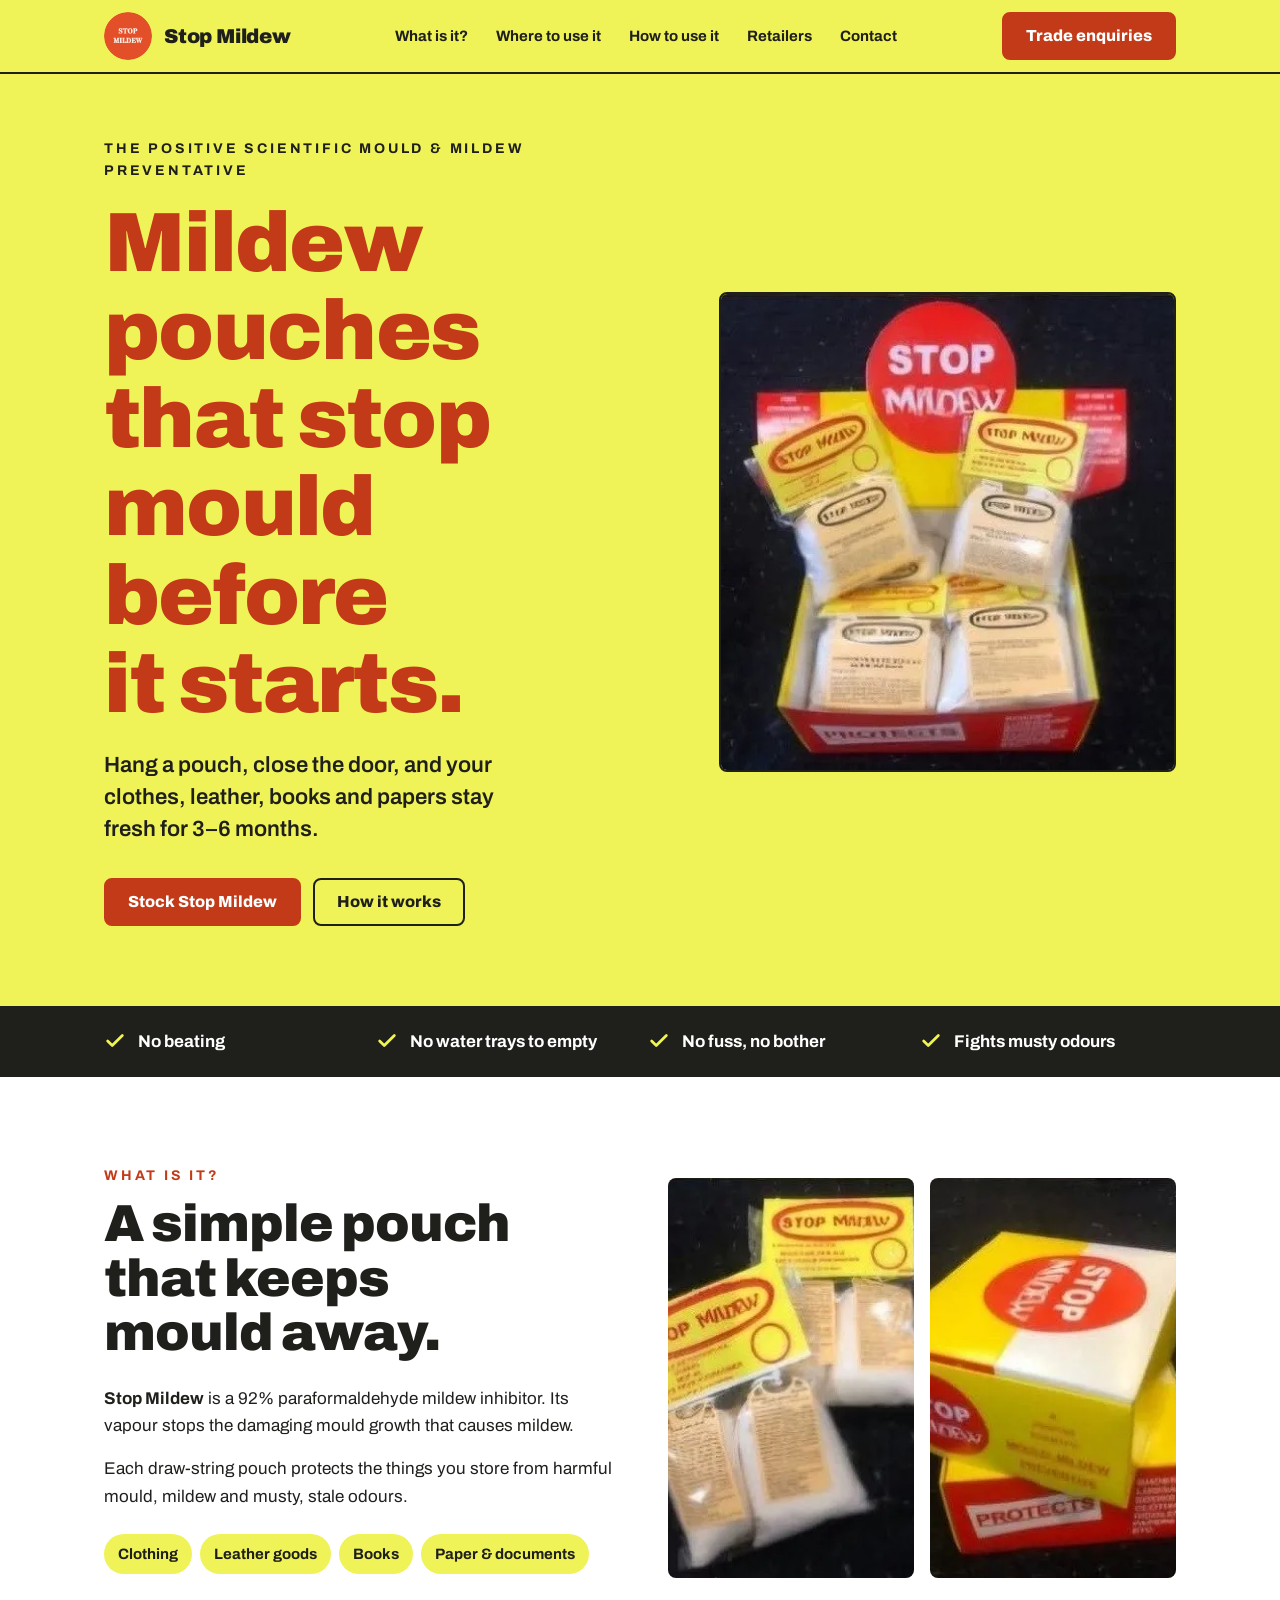
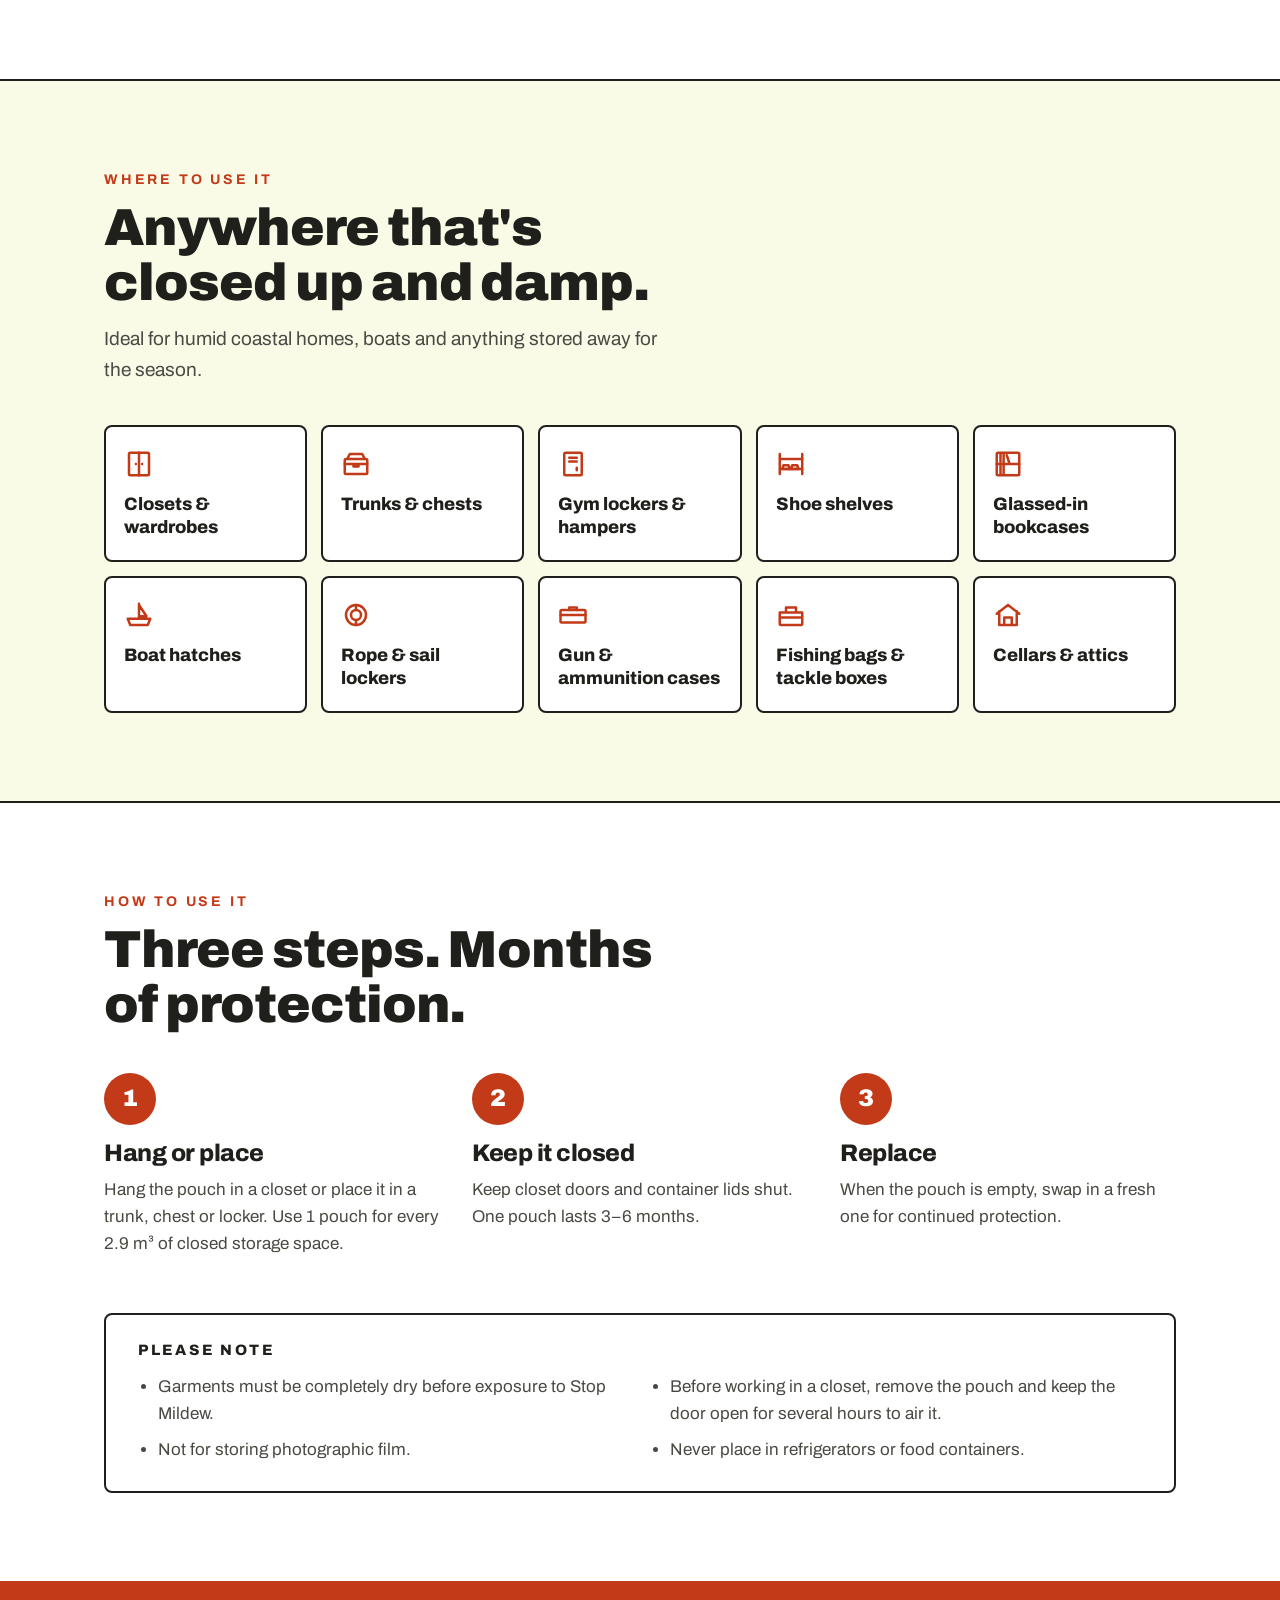
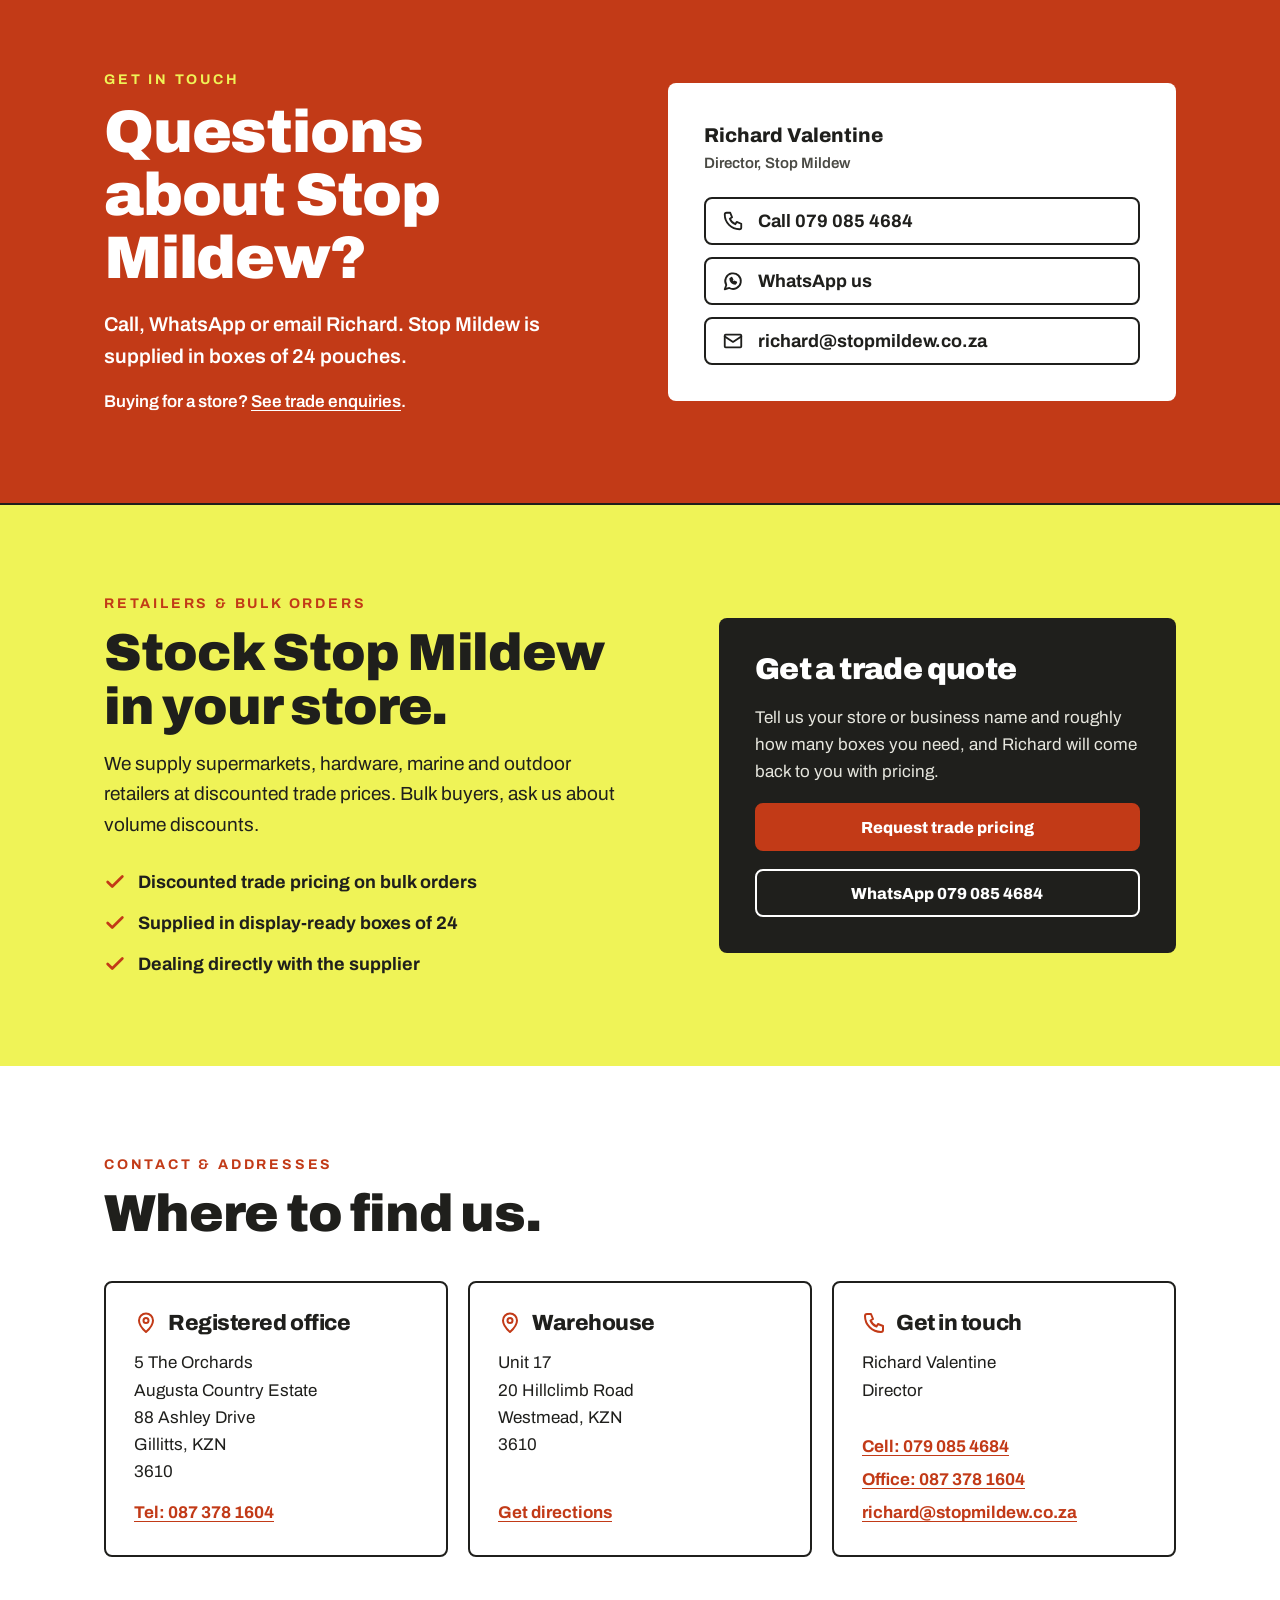
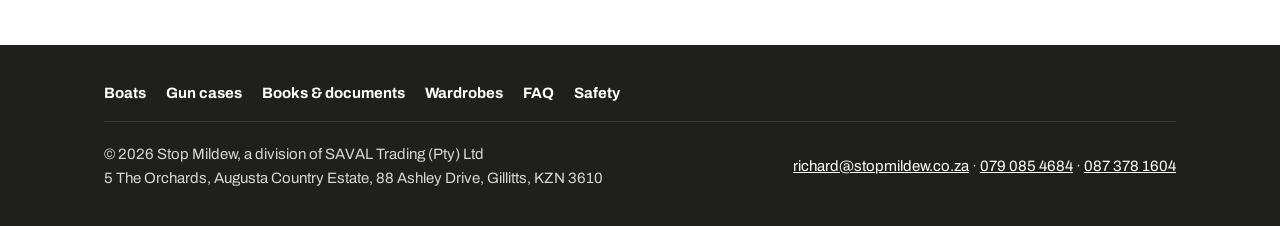
<file: index.html>
<!doctype html>
<html lang="en-ZA">
<head>
<meta charset="utf-8">
<meta name="viewport" content="width=device-width, initial-scale=1">
<title>Stop Mildew | Mould &amp; Mildew Preventative | South Africa</title>
<meta name="description" content="Stop Mildew pouches stop mould &amp; mildew in wardrobes, boats, books and gun cases for 3–6 months. Supplied to retailers in boxes of 24.">
<meta property="og:title" content="Stop Mildew – stops mildew before it starts">
<meta property="og:description" content="Hang a pouch, close the door, and stay mildew-free for 3–6 months.">
<meta property="og:type" content="website">
<meta property="og:site_name" content="Stop Mildew">
<meta property="og:locale" content="en_ZA">
<meta property="og:image" content="https://stopmildew.co.za/images/og-stop-mildew.jpg">
<meta property="og:image:width" content="1200">
<meta property="og:image:height" content="630">
<meta property="og:image:alt" content="Stop Mildew pouches – the positive scientific mould &amp; mildew preventative">
<meta name="twitter:card" content="summary_large_image">
<meta name="twitter:title" content="Stop Mildew – stops mildew before it starts">
<meta name="twitter:description" content="Hang a pouch, close the door, and stay mildew-free for 3–6 months.">
<meta name="twitter:image" content="https://stopmildew.co.za/images/og-stop-mildew.jpg">
<link rel="canonical" href="https://stopmildew.co.za/">
<meta property="og:url" content="https://stopmildew.co.za/">
<meta name="theme-color" content="#EFF357">
<link rel="icon" href="/favicon.ico" sizes="48x48">
<link rel="icon" type="image/png" href="/icon-512.png" sizes="512x512">
<link rel="apple-touch-icon" href="/apple-touch-icon.png">
<link rel="preconnect" href="https://fonts.googleapis.com">
<link rel="preconnect" href="https://fonts.gstatic.com" crossorigin>
<link href="https://fonts.googleapis.com/css2?family=Archivo:wght@500;600;700;800;900&display=swap" rel="stylesheet">
<link rel="stylesheet" href="/styles.css">
<script type="application/ld+json">
{"@context":"https://schema.org","@type":"LocalBusiness","name":"Stop Mildew","url":"https://stopmildew.co.za/","email":"richard@stopmildew.co.za","telephone":"+27873781604","parentOrganization":{"@type":"Organization","name":"SAVAL Trading (Pty) Ltd"},"address":{"@type":"PostalAddress","streetAddress":"5 The Orchards, Augusta Country Estate, 88 Ashley Drive","addressLocality":"Gillitts","addressRegion":"KwaZulu-Natal","postalCode":"3610","addressCountry":"ZA"},"logo":"https://stopmildew.co.za/icon-512.png","image":"https://stopmildew.co.za/images/stop-mildew-box-of-24.jpg"}
</script>
<script type="application/ld+json">
{"@context":"https://schema.org","@type":"Product","name":"Stop Mildew mildew pouches (box of 24)","brand":{"@type":"Brand","name":"Stop Mildew"},"image":["https://stopmildew.co.za/images/stop-mildew-box-of-24.jpg","https://stopmildew.co.za/images/stop-mildew-drawstring-pouches.jpg"],"description":"Draw-string pouches containing a 92% paraformaldehyde mildew inhibitor. The vapour stops the mould growth that causes mildew, protecting clothing, leather goods, books and paper from mould, mildew and musty odours. One pouch lasts 3–6 months."}
</script>
</head>
<body>

<header>
  <div class="wrap nav">
    <a class="brand" href="#top"><img src="/images/stop-mildew-logo.png" alt="Stop Mildew logo" width="48" height="48" decoding="async"><span>Stop Mildew</span></a>
    <nav aria-label="Main">
      <ul>
        <li><a href="#what">What is it?</a></li>
        <li><a href="#where">Where to use it</a></li>
        <li><a href="#how">How to use it</a></li>
        <li><a href="#trade">Retailers</a></li>
        <li><a href="#contact">Contact</a></li>
      </ul>
    </nav>
    <a class="btn btn-red" href="#trade">Trade enquiries</a>
  </div>
</header>

<main id="top">
  <div class="hero">
    <div class="wrap hero-grid">
      <div>
        <div class="eyebrow">The positive scientific mould &amp; mildew preventative</div>
        <h1>Mildew pouches that stop mould before it starts.</h1>
        <p class="lead">Hang a pouch, close the door, and your clothes, leather, books and papers stay fresh for 3–6 months.</p>
        <div class="cta">
          <a class="btn btn-red" href="#trade">Stock Stop Mildew</a>
          <a class="btn btn-line" href="#how">How it works</a>
        </div>
      </div>
      <div class="hero-photo">
        <picture><source type="image/webp" srcset="/images/stop-mildew-box-of-24.webp"><img src="/images/stop-mildew-box-of-24.jpg" alt="An open box of 24 Stop Mildew pouches" width="480" height="480"></picture>      </div>
    </div>
  </div>

  <div class="strip">
    <div class="wrap">
      <ul>
        <li><svg viewBox="0 0 24 24" fill="none" stroke-width="3" stroke-linecap="round" stroke-linejoin="round" aria-hidden="true"><path d="M4 12l5 5L20 6"/></svg>No beating</li>
        <li><svg viewBox="0 0 24 24" fill="none" stroke-width="3" stroke-linecap="round" stroke-linejoin="round" aria-hidden="true"><path d="M4 12l5 5L20 6"/></svg>No water trays to empty</li>
        <li><svg viewBox="0 0 24 24" fill="none" stroke-width="3" stroke-linecap="round" stroke-linejoin="round" aria-hidden="true"><path d="M4 12l5 5L20 6"/></svg>No fuss, no bother</li>
        <li><svg viewBox="0 0 24 24" fill="none" stroke-width="3" stroke-linecap="round" stroke-linejoin="round" aria-hidden="true"><path d="M4 12l5 5L20 6"/></svg>Fights musty odours</li>
      </ul>
    </div>
  </div>

  <section id="what">
    <div class="wrap about">
      <div class="text">
        <div class="section-head" style="margin-bottom:24px">
          <div class="eyebrow">What is it?</div>
          <h2>A simple pouch that keeps mould away.</h2>
        </div>
        <p><strong>Stop Mildew</strong> is a 92% paraformaldehyde mildew inhibitor. Its vapour stops the damaging mould growth that causes mildew.</p>
        <p>Each draw-string pouch protects the things you store from harmful mould, mildew and musty, stale odours.</p>
        <ul class="protects" aria-label="It protects">
          <li>Clothing</li><li>Leather goods</li><li>Books</li><li>Paper &amp; documents</li>
        </ul>
      </div>
      <div class="photos">
        <picture><source type="image/webp" srcset="/images/stop-mildew-drawstring-pouches.webp"><img src="/images/stop-mildew-drawstring-pouches.jpg" alt="Stop Mildew draw-string pouches" width="400" height="400" loading="lazy"></picture>
        <picture><source type="image/webp" srcset="/images/stop-mildew-retail-boxes.webp"><img src="/images/stop-mildew-retail-boxes.jpg" alt="Stop Mildew retail boxes" width="400" height="400" loading="lazy"></picture>
      </div>
    </div>
  </section>

  <section id="where" class="where">
    <div class="wrap">
      <div class="section-head">
        <div class="eyebrow">Where to use it</div>
        <h2>Anywhere that's closed up and damp.</h2>
        <p>Ideal for humid coastal homes, boats and anything stored away for the season.</p>
      </div>
      <ul class="places">
        <li><a href="/wardrobes"><svg viewBox="0 0 24 24" fill="none" stroke-width="2" stroke-linecap="round" stroke-linejoin="round" aria-hidden="true"><rect x="4" y="3" width="16" height="18" rx="1"/><path d="M12 3v18M9.5 12h0M14.5 12h0"/></svg>Closets &amp; wardrobes</a></li>
        <li><svg viewBox="0 0 24 24" fill="none" stroke-width="2" stroke-linecap="round" stroke-linejoin="round" aria-hidden="true"><rect x="3" y="8" width="18" height="12" rx="1"/><path d="M3 12h18M10 12v2h4v-2M5 8l2-4h10l2 4"/></svg>Trunks &amp; chests</li>
        <li><svg viewBox="0 0 24 24" fill="none" stroke-width="2" stroke-linecap="round" stroke-linejoin="round" aria-hidden="true"><rect x="5" y="3" width="14" height="18" rx="1"/><path d="M9 7h6M9 10h6M15 15v2"/></svg>Gym lockers &amp; hampers</li>
        <li><a href="/wardrobes"><svg viewBox="0 0 24 24" fill="none" stroke-width="2" stroke-linecap="round" stroke-linejoin="round" aria-hidden="true"><path d="M3 8h18M3 16h18M3 4v16M21 4v16"/><path d="M6 13h4l1 3H5zM13 13h4l1 3h-6z"/></svg>Shoe shelves</a></li>
        <li><a href="/books-and-documents"><svg viewBox="0 0 24 24" fill="none" stroke-width="2" stroke-linecap="round" stroke-linejoin="round" aria-hidden="true"><rect x="3" y="3" width="18" height="18" rx="1"/><path d="M3 12h18M6 4v7M8.5 4v7M11 5l2 6M6 13v7M8.5 13v7"/></svg>Glassed-in bookcases</a></li>
        <li><a href="/boats"><svg viewBox="0 0 24 24" fill="none" stroke-width="2" stroke-linecap="round" stroke-linejoin="round" aria-hidden="true"><path d="M3 15l2 5h14l2-5zM12 3v12M12 4l6 9h-6"/></svg>Boat hatches</a></li>
        <li><a href="/boats"><svg viewBox="0 0 24 24" fill="none" stroke-width="2" stroke-linecap="round" stroke-linejoin="round" aria-hidden="true"><circle cx="12" cy="12" r="8"/><circle cx="12" cy="12" r="4"/><path d="M12 4v4M12 16v4"/></svg>Rope &amp; sail lockers</a></li>
        <li><a href="/gun-cases"><svg viewBox="0 0 24 24" fill="none" stroke-width="2" stroke-linecap="round" stroke-linejoin="round" aria-hidden="true"><rect x="2" y="8" width="20" height="10" rx="1"/><path d="M9 8V6h6v2M2 12h20"/></svg>Gun &amp; ammunition cases</a></li>
        <li><svg viewBox="0 0 24 24" fill="none" stroke-width="2" stroke-linecap="round" stroke-linejoin="round" aria-hidden="true"><path d="M3 10h18v9a1 1 0 0 1-1 1H4a1 1 0 0 1-1-1zM8 10V6h8v4M3 14h18"/></svg>Fishing bags &amp; tackle boxes</li>
        <li><svg viewBox="0 0 24 24" fill="none" stroke-width="2" stroke-linecap="round" stroke-linejoin="round" aria-hidden="true"><path d="M3 11l9-7 9 7M5 9v11h14V9M9 20v-6h6v6"/></svg>Cellars &amp; attics</li>
      </ul>
    </div>
  </section>

  <section id="how">
    <div class="wrap">
      <div class="section-head">
        <div class="eyebrow">How to use it</div>
        <h2>Three steps. Months of protection.</h2>
      </div>
      <ol class="steps">
        <li><h3>Hang or place</h3><p>Hang the pouch in a closet or place it in a trunk, chest or locker. Use 1 pouch for every 2.9 m³ of closed storage space.</p></li>
        <li><h3>Keep it closed</h3><p>Keep closet doors and container lids shut. One pouch lasts 3–6 months.</p></li>
        <li><h3>Replace</h3><p>When the pouch is empty, swap in a fresh one for continued protection.</p></li>
      </ol>
      <div class="note">
        <h3>Please note</h3>
        <ul>
          <li>Garments must be completely dry before exposure to Stop Mildew.</li>
          <li>Before working in a closet, remove the pouch and keep the door open for several hours to air it.</li>
          <li>Not for storing photographic film.</li>
          <li>Never place in refrigerators or food containers.</li>
        </ul>
      </div>
    </div>
  </section>

  <section id="order" class="order">
    <div class="wrap order-grid">
      <div>
        <div class="eyebrow">Get in touch</div>
        <h2>Questions about Stop Mildew?</h2>
        <p class="lead">Call, WhatsApp or email Richard. Stop Mildew is supplied in boxes of 24 pouches.</p>
        <p class="sub">Buying for a store? <a href="#trade">See trade enquiries</a>.</p>
      </div>
      <div class="order-card">
        <div class="contact-name">Richard Valentine<span>Director, Stop Mildew</span></div>
        <ul class="contact-list">
          <li><a href="tel:+27790854684"><svg viewBox="0 0 24 24" fill="none" stroke="currentColor" stroke-width="2" stroke-linecap="round" stroke-linejoin="round" aria-hidden="true"><path d="M5 3h4l2 5-2.5 1.5a11 11 0 0 0 6 6L16 13l5 2v4a2 2 0 0 1-2 2A16 16 0 0 1 3 5a2 2 0 0 1 2-2z"/></svg>Call 079 085 4684</a></li>
          <li><a href="https://wa.me/27790854684?text=Hi%20Richard%2C%20I%20have%20a%20question%20about%20Stop%20Mildew." target="_blank" rel="noopener"><svg viewBox="0 0 24 24" fill="none" stroke="currentColor" stroke-width="2" stroke-linecap="round" stroke-linejoin="round" aria-hidden="true"><path d="M3 21l1.7-4.6A8.5 8.5 0 1 1 8 19.6z"/><path d="M9 9.5c0 3 2.5 5.5 5.5 5.5l1-1.5-2-1-1 1a4 4 0 0 1-2-2l1-1-1-2z"/></svg>WhatsApp us</a></li>
          <li><a href="mailto:richard@stopmildew.co.za?subject=Stop%20Mildew%20enquiry"><svg viewBox="0 0 24 24" fill="none" stroke="currentColor" stroke-width="2" stroke-linecap="round" stroke-linejoin="round" aria-hidden="true"><rect x="3" y="5" width="18" height="14" rx="1"/><path d="M3 7l9 6 9-6"/></svg>richard@stopmildew.co.za</a></li>
        </ul>
      </div>
    </div>
  </section>
  <section id="trade" class="trade">
    <div class="wrap trade-grid">
      <div>
        <div class="section-head">
          <div class="eyebrow">Retailers &amp; bulk orders</div>
          <h2>Stock Stop Mildew in your store.</h2>
          <p>We supply supermarkets, hardware, marine and outdoor retailers at discounted trade prices. Bulk buyers, ask us about volume discounts.</p>
        </div>
        <ul class="trade-list">
          <li><svg viewBox="0 0 24 24" fill="none" stroke-width="3" stroke-linecap="round" stroke-linejoin="round" aria-hidden="true"><path d="M4 12l5 5L20 6"/></svg>Discounted trade pricing on bulk orders</li>
          <li><svg viewBox="0 0 24 24" fill="none" stroke-width="3" stroke-linecap="round" stroke-linejoin="round" aria-hidden="true"><path d="M4 12l5 5L20 6"/></svg>Supplied in display-ready boxes of 24</li>
          <li><svg viewBox="0 0 24 24" fill="none" stroke-width="3" stroke-linecap="round" stroke-linejoin="round" aria-hidden="true"><path d="M4 12l5 5L20 6"/></svg>Dealing directly with the supplier</li>
        </ul>
      </div>
      <div class="trade-card">
        <h3>Get a trade quote</h3>
        <p>Tell us your store or business name and roughly how many boxes you need, and Richard will come back to you with pricing.</p>
        <a class="btn btn-red" href="mailto:richard@stopmildew.co.za?subject=Stop%20Mildew%20trade%20pricing%20enquiry&amp;body=Business%20name%3A%0AApprox.%20boxes%20per%20order%3A%0AContact%20number%3A">Request trade pricing</a>
        <a class="btn btn-line" href="https://wa.me/27790854684?text=Hi%20Richard%2C%20I%27d%20like%20trade%20pricing%20for%20Stop%20Mildew." target="_blank" rel="noopener">WhatsApp 079 085 4684</a>
      </div>
    </div>
  </section>
  <section id="contact">
    <div class="wrap">
      <div class="section-head">
        <div class="eyebrow">Contact &amp; addresses</div>
        <h2>Where to find us.</h2>
      </div>
      <div class="addr-grid">
        <div class="addr">
          <h3><svg viewBox="0 0 24 24" fill="none" stroke="currentColor" stroke-width="2" stroke-linecap="round" stroke-linejoin="round" aria-hidden="true"><path d="M12 21s-7-6.2-7-11.5A7 7 0 0 1 19 9.5C19 14.8 12 21 12 21z"/><circle cx="12" cy="9.5" r="2.5"/></svg>Registered office</h3>
          <address>5 The Orchards<br>Augusta Country Estate<br>88 Ashley Drive<br>Gillitts, KZN<br>3610</address>
          <div class="links"><a href="tel:+27873781604">Tel: 087 378 1604</a></div>
        </div>
        <div class="addr">
          <h3><svg viewBox="0 0 24 24" fill="none" stroke="currentColor" stroke-width="2" stroke-linecap="round" stroke-linejoin="round" aria-hidden="true"><path d="M12 21s-7-6.2-7-11.5A7 7 0 0 1 19 9.5C19 14.8 12 21 12 21z"/><circle cx="12" cy="9.5" r="2.5"/></svg>Warehouse</h3>
          <address>Unit 17<br>20 Hillclimb Road<br>Westmead, KZN<br>3610</address>
          <div class="links"><a href="https://www.google.com/maps/search/?api=1&amp;query=20+Hillclimb+Road+Westmead+KwaZulu-Natal+3610" target="_blank" rel="noopener">Get directions</a></div>
        </div>
        <div class="addr">
          <h3><svg viewBox="0 0 24 24" fill="none" stroke="currentColor" stroke-width="2" stroke-linecap="round" stroke-linejoin="round" aria-hidden="true"><path d="M5 3h4l2 5-2.5 1.5a11 11 0 0 0 6 6L16 13l5 2v4a2 2 0 0 1-2 2A16 16 0 0 1 3 5a2 2 0 0 1 2-2z"/></svg>Get in touch</h3>
          <address>Richard Valentine<br>Director</address>
          <div class="links">
            <a href="tel:+27790854684">Cell: 079 085 4684</a>
            <a href="tel:+27873781604">Office: 087 378 1604</a>
            <a href="mailto:richard@stopmildew.co.za">richard@stopmildew.co.za</a>
          </div>
        </div>
      </div>
    </div>
  </section>
</main>

<footer>
  <div class="wrap foot">
    <nav class="foot-links" aria-label="Footer">
      <a href="/boats">Boats</a>
      <a href="/gun-cases">Gun cases</a>
      <a href="/books-and-documents">Books &amp; documents</a>
      <a href="/wardrobes">Wardrobes</a>
      <a href="/faq">FAQ</a>
      <a href="/safety">Safety</a>
    </nav>
    <div>© 2026 Stop Mildew, a division of SAVAL Trading (Pty) Ltd<br>5 The Orchards, Augusta Country Estate, 88 Ashley Drive, Gillitts, KZN 3610</div>
    <div><a href="mailto:richard@stopmildew.co.za">richard@stopmildew.co.za</a> · <a href="tel:+27790854684">079 085 4684</a> · <a href="tel:+27873781604">087 378 1604</a></div>
  </div>
</footer>

</body>
</html>
</file>
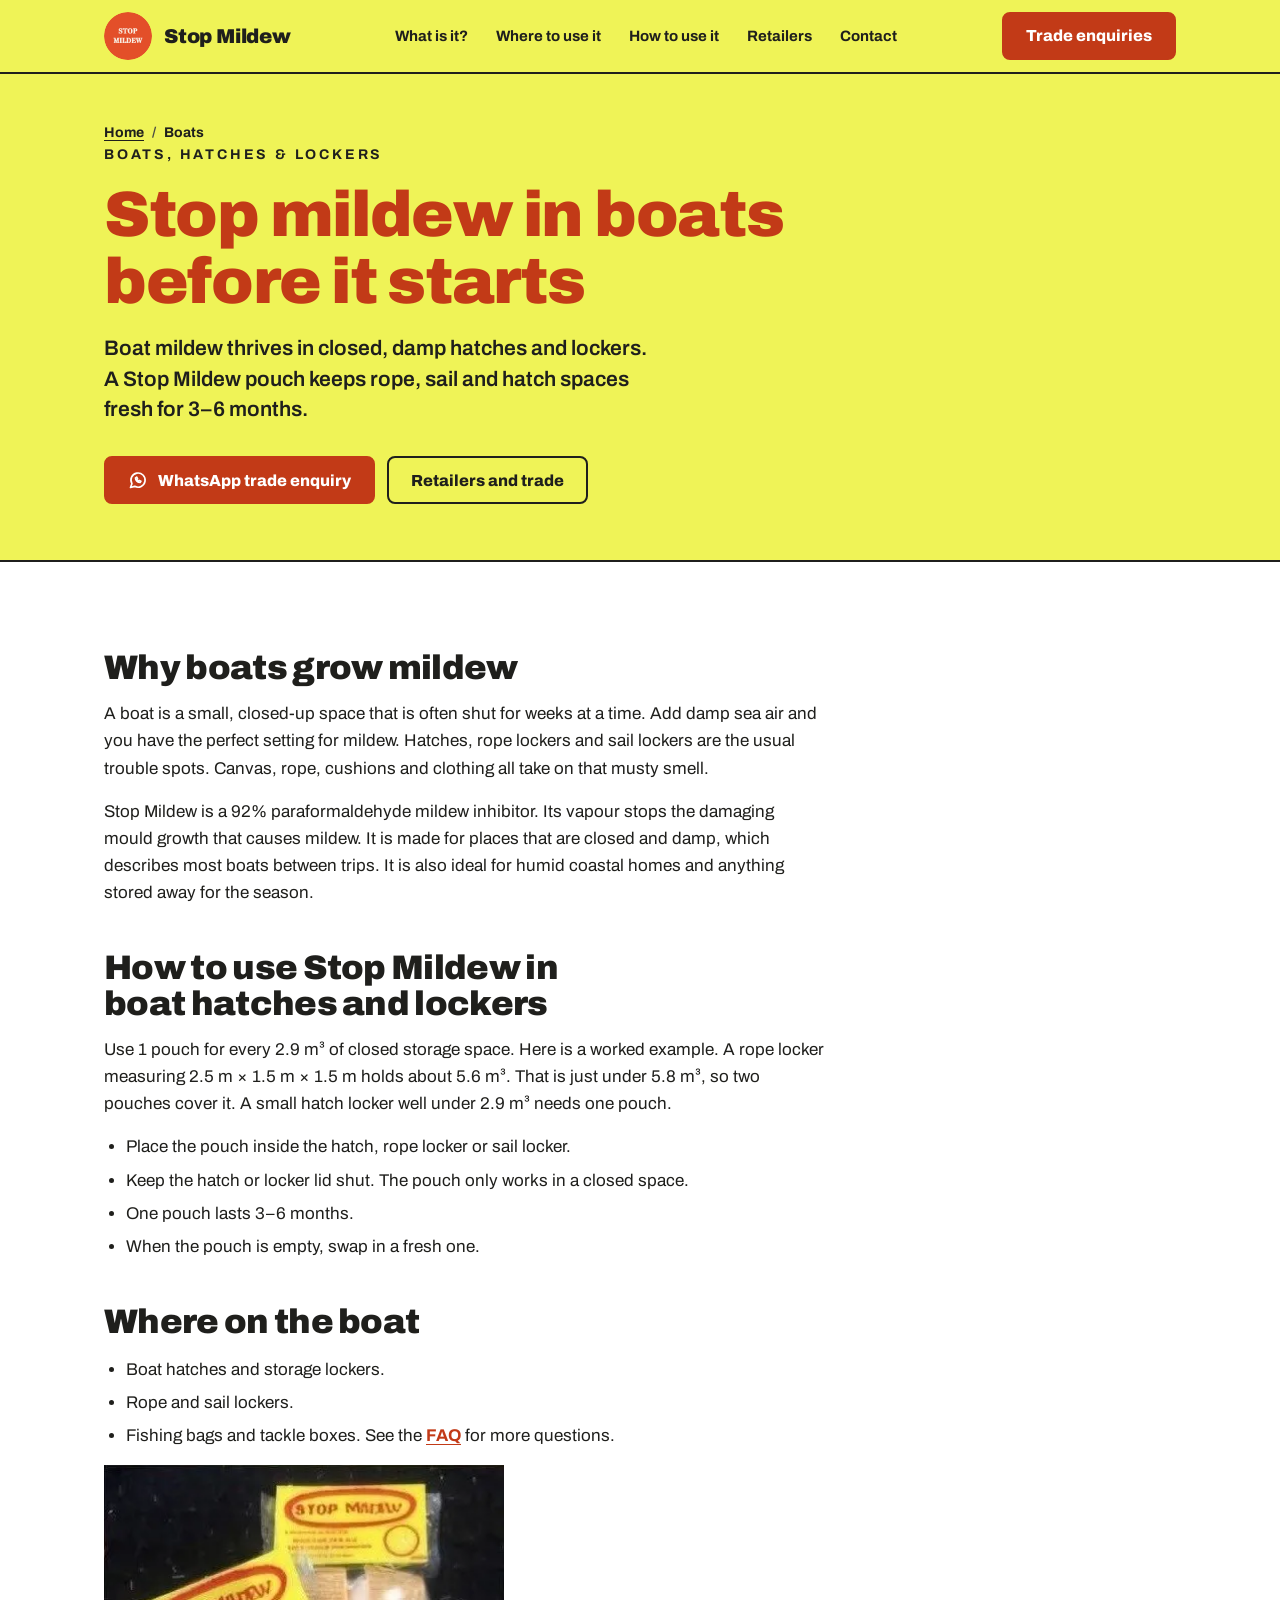
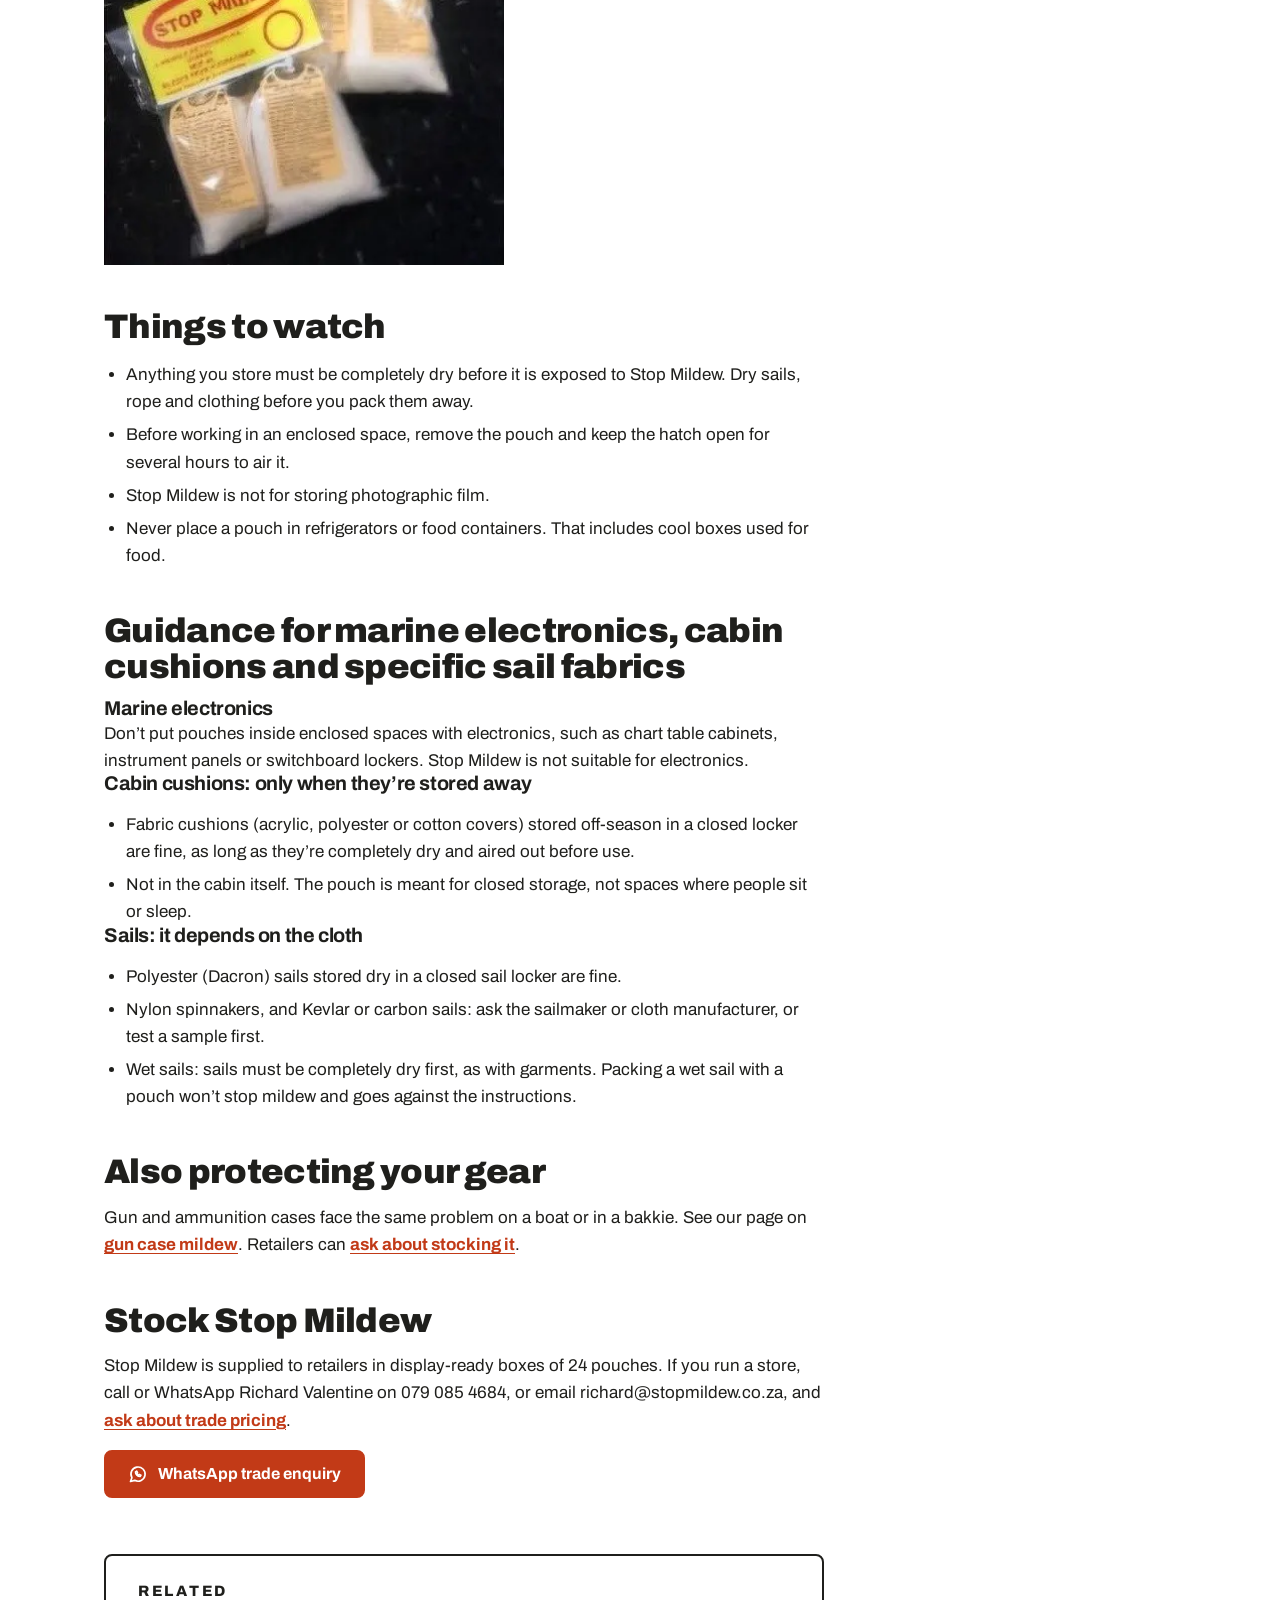
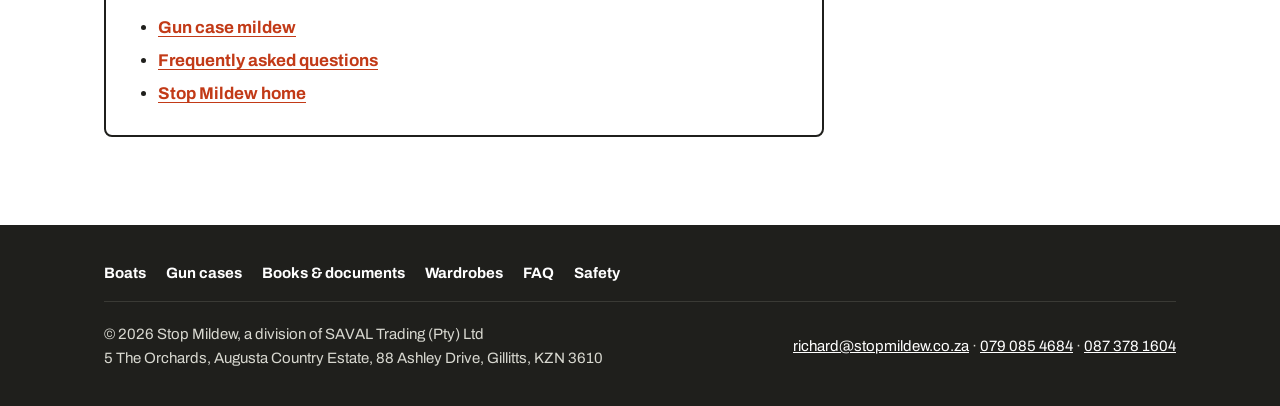
<file: boats.html>
<!doctype html>
<html lang="en-ZA">
<head>
<meta charset="utf-8">
<meta name="viewport" content="width=device-width, initial-scale=1">
<title>Mildew in Boats: Hatches, Rope and Sail Lockers</title>
<meta name="description" content="Stop mildew in boats. Stop Mildew pouches protect hatches, rope lockers and sail lockers for 3–6 months. Supplied to retailers in boxes of 24.">
<link rel="canonical" href="https://stopmildew.co.za/boats">
<meta property="og:title" content="Stop mildew in boat hatches, rope and sail lockers">
<meta property="og:description" content="Stop mildew in boats. Stop Mildew pouches protect hatches, rope lockers and sail lockers for 3–6 months. Supplied to retailers in boxes of 24.">
<meta property="og:type" content="website">
<meta property="og:url" content="https://stopmildew.co.za/boats">
<meta property="og:image" content="https://stopmildew.co.za/images/og-stop-mildew.jpg">
<meta property="og:image:width" content="1200">
<meta property="og:image:height" content="630">
<meta property="og:site_name" content="Stop Mildew">
<meta property="og:locale" content="en_ZA">
<meta name="twitter:card" content="summary_large_image">
<meta name="twitter:title" content="Stop mildew in boat hatches, rope and sail lockers">
<meta name="twitter:description" content="Stop mildew in boats. Stop Mildew pouches protect hatches, rope lockers and sail lockers for 3–6 months. Supplied to retailers in boxes of 24.">
<meta name="twitter:image" content="https://stopmildew.co.za/images/og-stop-mildew.jpg">
<meta name="theme-color" content="#EFF357">
<link rel="icon" href="/favicon.ico" sizes="48x48">
<link rel="icon" type="image/png" href="/icon-512.png" sizes="512x512">
<link rel="apple-touch-icon" href="/apple-touch-icon.png">
<link rel="preconnect" href="https://fonts.googleapis.com">
<link rel="preconnect" href="https://fonts.gstatic.com" crossorigin>
<link href="https://fonts.googleapis.com/css2?family=Archivo:wght@500;600;700;800;900&display=swap" rel="stylesheet">
<link rel="stylesheet" href="/styles.css">
<script type="application/ld+json">
{"@context": "https://schema.org", "@type": "BreadcrumbList", "itemListElement": [{"@type": "ListItem", "position": 1, "name": "Home", "item": "https://stopmildew.co.za/"}, {"@type": "ListItem", "position": 2, "name": "Boats", "item": "https://stopmildew.co.za/boats"}]}
</script>
</head>
<body>

<header>
  <div class="wrap nav">
    <a class="brand" href="/"><img src="/images/stop-mildew-logo.png" alt="Stop Mildew logo" width="48" height="48"><span>Stop Mildew</span></a>
    <nav aria-label="Main">
      <ul>
        <li><a href="/#what">What is it?</a></li>
        <li><a href="/#where">Where to use it</a></li>
        <li><a href="/#how">How to use it</a></li>
        <li><a href="/#trade">Retailers</a></li>
        <li><a href="/#contact">Contact</a></li>
      </ul>
    </nav>
    <a class="btn btn-red" href="/#trade">Trade enquiries</a>
  </div>
</header>

<main id="top">
  <div class="page-hero">
    <div class="wrap">
      <nav class="crumbs" aria-label="Breadcrumb"><ol><li><a href="/">Home</a></li><li>Boats</li></ol></nav>
      <div class="eyebrow">Boats, hatches &amp; lockers</div>
      <h1>Stop mildew in boats before it starts</h1>
      <p class="lead">Boat mildew thrives in closed, damp hatches and lockers. A Stop Mildew pouch keeps rope, sail and hatch spaces fresh for 3–6 months.</p>
      <div class="cta">
        <a class="btn btn-red" href="https://wa.me/27790854684?text=Hi%20Richard%2C%20I%27d%20like%20to%20stock%20Stop%20Mildew." target="_blank" rel="noopener"><svg viewBox="0 0 24 24" fill="none" stroke="currentColor" stroke-width="2" stroke-linecap="round" stroke-linejoin="round" aria-hidden="true"><path d="M3 21l1.7-4.6A8.5 8.5 0 1 1 8 19.6z"/><path d="M9 9.5c0 3 2.5 5.5 5.5 5.5l1-1.5-2-1-1 1a4 4 0 0 1-2-2l1-1-1-2z"/></svg>WhatsApp trade enquiry</a>
        <a class="btn btn-line" href="/#trade">Retailers and trade</a>
      </div>
    </div>
  </div>

  <section>
    <div class="wrap">
      <div class="prose">
<h2>Why boats grow mildew</h2>
        <p>A boat is a small, closed-up space that is often shut for weeks at a time. Add damp sea air and you have the perfect setting for mildew. Hatches, rope lockers and sail lockers are the usual trouble spots. Canvas, rope, cushions and clothing all take on that musty smell.</p>
        <p>Stop Mildew is a 92% paraformaldehyde mildew inhibitor. Its vapour stops the damaging mould growth that causes mildew. It is made for places that are closed and damp, which describes most boats between trips. It is also ideal for humid coastal homes and anything stored away for the season.</p>

<h2>How to use Stop Mildew in boat hatches and lockers</h2>
        <p>Use 1 pouch for every 2.9 m³ of closed storage space. Here is a worked example. A rope locker measuring 2.5 m × 1.5 m × 1.5 m holds about 5.6 m³. That is just under 5.8 m³, so two pouches cover it. A small hatch locker well under 2.9 m³ needs one pouch.</p>
        <ul>
          <li>Place the pouch inside the hatch, rope locker or sail locker.</li>
          <li>Keep the hatch or locker lid shut. The pouch only works in a closed space.</li>
          <li>One pouch lasts 3–6 months.</li>
          <li>When the pouch is empty, swap in a fresh one.</li>
        </ul>

<h2>Where on the boat</h2>
        <ul>
          <li>Boat hatches and storage lockers.</li>
          <li>Rope and sail lockers.</li>
          <li>Fishing bags and tackle boxes. See the <a href="/faq">FAQ</a> for more questions.</li>
        </ul>
        <p><picture><source srcset="/images/stop-mildew-drawstring-pouches.webp" type="image/webp"><img src="/images/stop-mildew-drawstring-pouches.jpg" alt="Stop Mildew draw-string pouches" width="400" height="400" loading="lazy"></picture></p>

        <h2>Things to watch</h2>
        <ul>
          <li>Anything you store must be completely dry before it is exposed to Stop Mildew. Dry sails, rope and clothing before you pack them away.</li>
          <li>Before working in an enclosed space, remove the pouch and keep the hatch open for several hours to air it.</li>
          <li>Stop Mildew is not for storing photographic film.</li>
          <li>Never place a pouch in refrigerators or food containers. That includes cool boxes used for food.</li>
        </ul>

        <h2>Guidance for marine electronics, cabin cushions and specific sail fabrics</h2>
        <h3>Marine electronics</h3>
        <p>Don’t put pouches inside enclosed spaces with electronics, such as chart table cabinets, instrument panels or switchboard lockers. Stop Mildew is not suitable for electronics.</p>
        <h3>Cabin cushions: only when they’re stored away</h3>
        <ul>
          <li>Fabric cushions (acrylic, polyester or cotton covers) stored off-season in a closed locker are fine, as long as they’re completely dry and aired out before use.</li>
          <li>Not in the cabin itself. The pouch is meant for closed storage, not spaces where people sit or sleep.</li>
        </ul>
        <h3>Sails: it depends on the cloth</h3>
        <ul>
          <li>Polyester (Dacron) sails stored dry in a closed sail locker are fine.</li>
          <li>Nylon spinnakers, and Kevlar or carbon sails: ask the sailmaker or cloth manufacturer, or test a sample first.</li>
          <li>Wet sails: sails must be completely dry first, as with garments. Packing a wet sail with a pouch won’t stop mildew and goes against the instructions.</li>
        </ul>

        <h2>Also protecting your gear</h2>
        <p>Gun and ammunition cases face the same problem on a boat or in a bakkie. See our page on <a href="/gun-cases">gun case mildew</a>. Retailers can <a href="/#trade">ask about stocking it</a>.</p>

        <h2>Stock Stop Mildew</h2>
        <p>Stop Mildew is supplied to retailers in display-ready boxes of 24 pouches. If you run a store, call or WhatsApp Richard Valentine on 079 085 4684, or email richard@stopmildew.co.za, and <a href="/#trade">ask about trade pricing</a>.</p>
        <p><a class="btn btn-red" href="https://wa.me/27790854684?text=Hi%20Richard%2C%20I%27d%20like%20to%20stock%20Stop%20Mildew." target="_blank" rel="noopener"><svg viewBox="0 0 24 24" fill="none" stroke="currentColor" stroke-width="2" stroke-linecap="round" stroke-linejoin="round" aria-hidden="true"><path d="M3 21l1.7-4.6A8.5 8.5 0 1 1 8 19.6z"/><path d="M9 9.5c0 3 2.5 5.5 5.5 5.5l1-1.5-2-1-1 1a4 4 0 0 1-2-2l1-1-1-2z"/></svg>WhatsApp trade enquiry</a></p>

        <div class="related">
          <h2>Related</h2>
          <ul>
      <li><a href="/gun-cases">Gun case mildew</a></li>
      <li><a href="/faq">Frequently asked questions</a></li>
            <li><a href="/">Stop Mildew home</a></li>
          </ul>
        </div>
      </div>
    </div>
  </section>
</main>

<footer>
  <div class="wrap foot">
    <nav class="foot-links" aria-label="Footer">
      <a href="/boats">Boats</a>
      <a href="/gun-cases">Gun cases</a>
      <a href="/books-and-documents">Books &amp; documents</a>
      <a href="/wardrobes">Wardrobes</a>
      <a href="/faq">FAQ</a>
      <a href="/safety">Safety</a>
    </nav>
    <div>© 2026 Stop Mildew, a division of SAVAL Trading (Pty) Ltd<br>5 The Orchards, Augusta Country Estate, 88 Ashley Drive, Gillitts, KZN 3610</div>
    <div><a href="mailto:richard@stopmildew.co.za">richard@stopmildew.co.za</a> · <a href="tel:+27790854684">079 085 4684</a> · <a href="tel:+27873781604">087 378 1604</a></div>
  </div>
</footer>

</body>
</html>
</file>
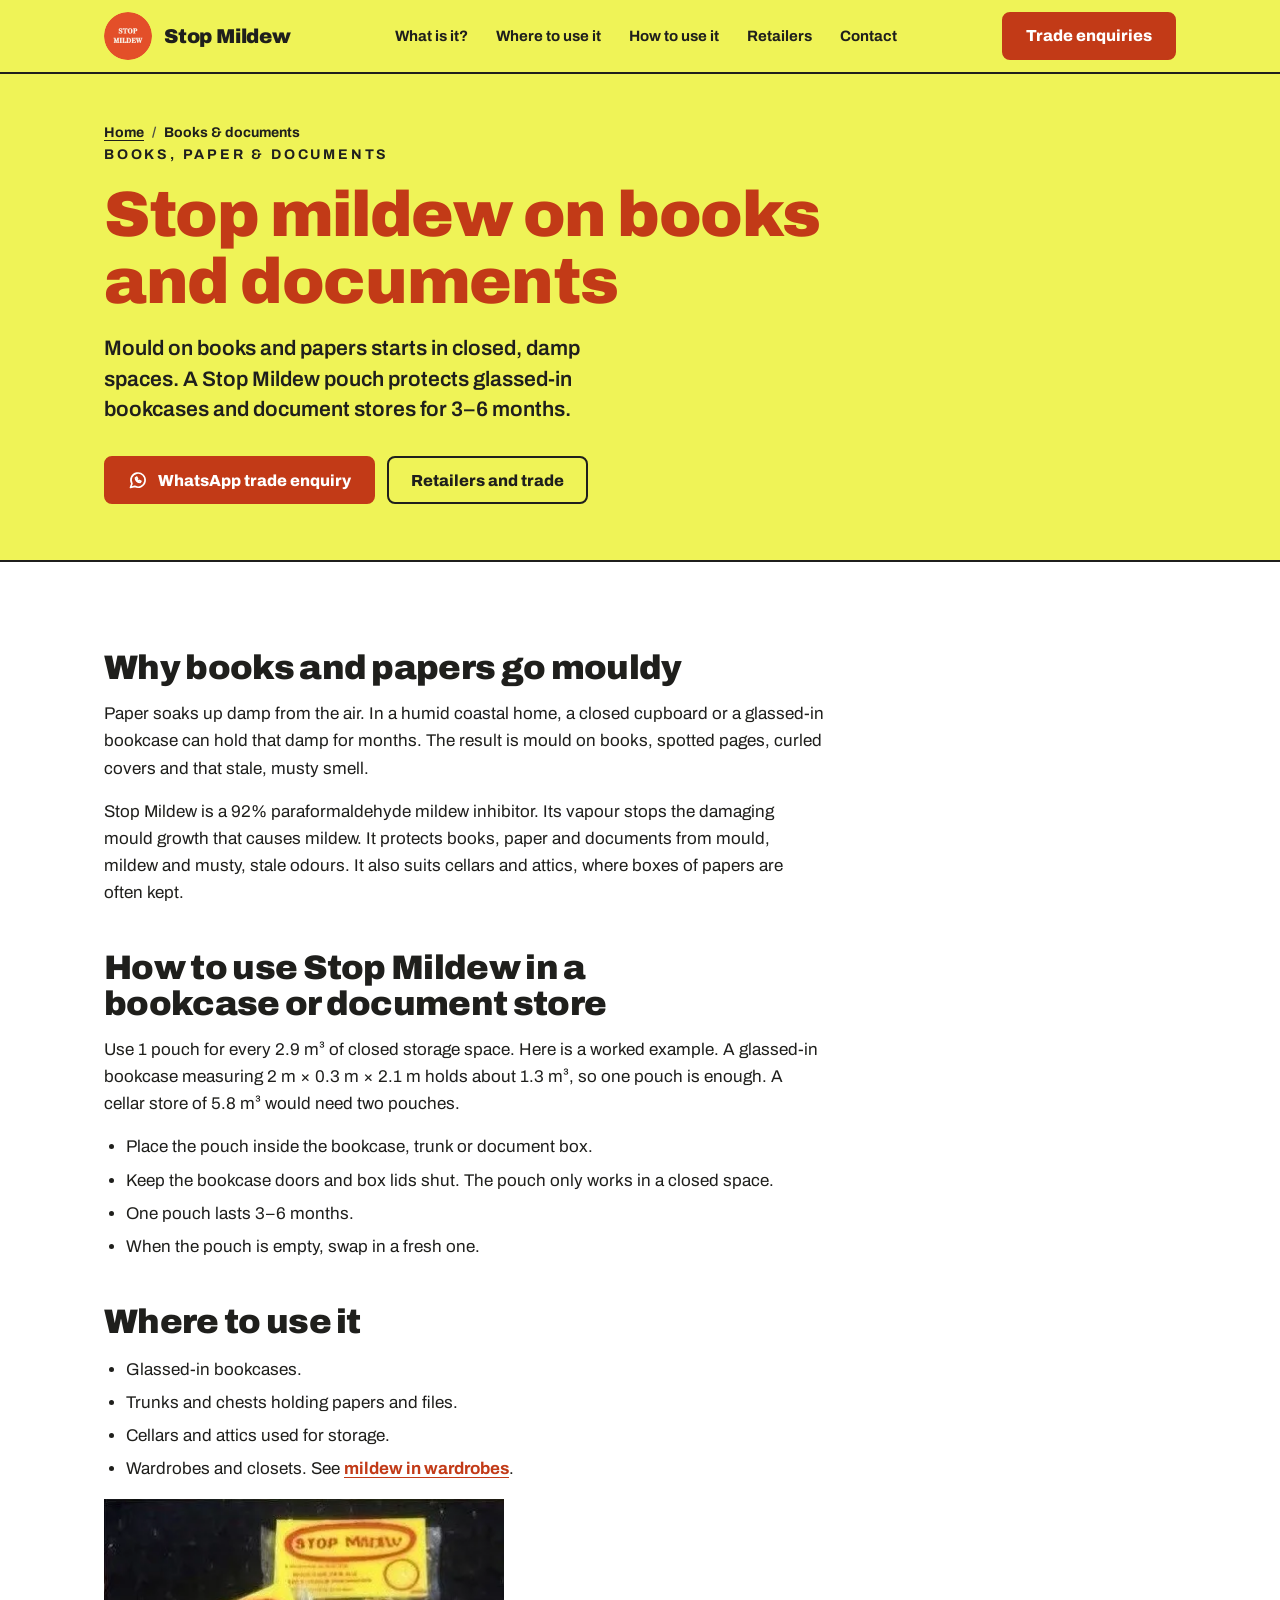
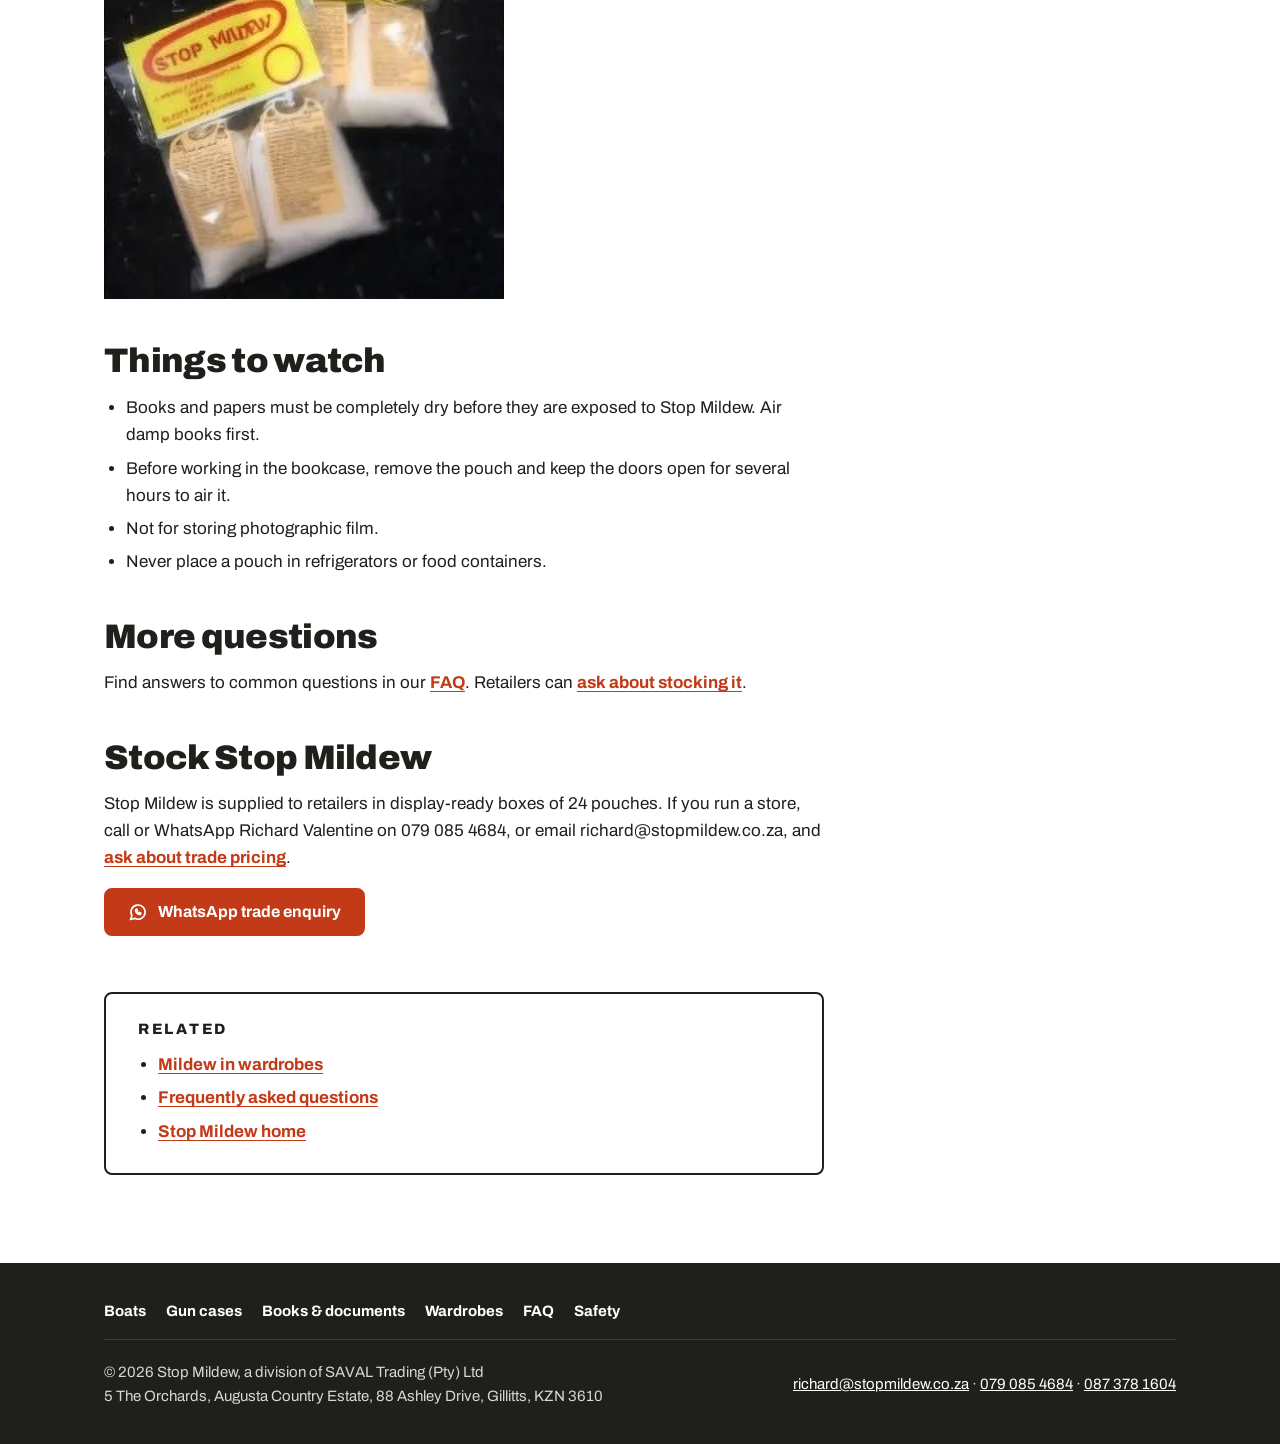
<file: books-and-documents.html>
<!doctype html>
<html lang="en-ZA">
<head>
<meta charset="utf-8">
<meta name="viewport" content="width=device-width, initial-scale=1">
<title>Mildew on Books and Documents: Stop Mould</title>
<meta name="description" content="Stop mould on books and mildew on documents in bookcases, trunks and cellars. Stop Mildew pouches last 3–6 months. Supplied to retailers in boxes of 24.">
<link rel="canonical" href="https://stopmildew.co.za/books-and-documents">
<meta property="og:title" content="Stop mould on books and mildew on documents">
<meta property="og:description" content="Stop mould on books and mildew on documents in bookcases, trunks and cellars. Stop Mildew pouches last 3–6 months. Supplied to retailers in boxes of 24.">
<meta property="og:type" content="website">
<meta property="og:url" content="https://stopmildew.co.za/books-and-documents">
<meta property="og:image" content="https://stopmildew.co.za/images/og-stop-mildew.jpg">
<meta property="og:image:width" content="1200">
<meta property="og:image:height" content="630">
<meta property="og:site_name" content="Stop Mildew">
<meta property="og:locale" content="en_ZA">
<meta name="twitter:card" content="summary_large_image">
<meta name="twitter:title" content="Stop mould on books and mildew on documents">
<meta name="twitter:description" content="Stop mould on books and mildew on documents in bookcases, trunks and cellars. Stop Mildew pouches last 3–6 months. Supplied to retailers in boxes of 24.">
<meta name="twitter:image" content="https://stopmildew.co.za/images/og-stop-mildew.jpg">
<meta name="theme-color" content="#EFF357">
<link rel="icon" href="/favicon.ico" sizes="48x48">
<link rel="icon" type="image/png" href="/icon-512.png" sizes="512x512">
<link rel="apple-touch-icon" href="/apple-touch-icon.png">
<link rel="preconnect" href="https://fonts.googleapis.com">
<link rel="preconnect" href="https://fonts.gstatic.com" crossorigin>
<link href="https://fonts.googleapis.com/css2?family=Archivo:wght@500;600;700;800;900&display=swap" rel="stylesheet">
<link rel="stylesheet" href="/styles.css">
<script type="application/ld+json">
{"@context": "https://schema.org", "@type": "BreadcrumbList", "itemListElement": [{"@type": "ListItem", "position": 1, "name": "Home", "item": "https://stopmildew.co.za/"}, {"@type": "ListItem", "position": 2, "name": "Books &amp; documents", "item": "https://stopmildew.co.za/books-and-documents"}]}
</script>
</head>
<body>

<header>
  <div class="wrap nav">
    <a class="brand" href="/"><img src="/images/stop-mildew-logo.png" alt="Stop Mildew logo" width="48" height="48"><span>Stop Mildew</span></a>
    <nav aria-label="Main">
      <ul>
        <li><a href="/#what">What is it?</a></li>
        <li><a href="/#where">Where to use it</a></li>
        <li><a href="/#how">How to use it</a></li>
        <li><a href="/#trade">Retailers</a></li>
        <li><a href="/#contact">Contact</a></li>
      </ul>
    </nav>
    <a class="btn btn-red" href="/#trade">Trade enquiries</a>
  </div>
</header>

<main id="top">
  <div class="page-hero">
    <div class="wrap">
      <nav class="crumbs" aria-label="Breadcrumb"><ol><li><a href="/">Home</a></li><li>Books &amp; documents</li></ol></nav>
      <div class="eyebrow">Books, paper &amp; documents</div>
      <h1>Stop mildew on books and documents</h1>
      <p class="lead">Mould on books and papers starts in closed, damp spaces. A Stop Mildew pouch protects glassed-in bookcases and document stores for 3–6 months.</p>
      <div class="cta">
        <a class="btn btn-red" href="https://wa.me/27790854684?text=Hi%20Richard%2C%20I%27d%20like%20to%20stock%20Stop%20Mildew." target="_blank" rel="noopener"><svg viewBox="0 0 24 24" fill="none" stroke="currentColor" stroke-width="2" stroke-linecap="round" stroke-linejoin="round" aria-hidden="true"><path d="M3 21l1.7-4.6A8.5 8.5 0 1 1 8 19.6z"/><path d="M9 9.5c0 3 2.5 5.5 5.5 5.5l1-1.5-2-1-1 1a4 4 0 0 1-2-2l1-1-1-2z"/></svg>WhatsApp trade enquiry</a>
        <a class="btn btn-line" href="/#trade">Retailers and trade</a>
      </div>
    </div>
  </div>

  <section>
    <div class="wrap">
      <div class="prose">
<h2>Why books and papers go mouldy</h2>
        <p>Paper soaks up damp from the air. In a humid coastal home, a closed cupboard or a glassed-in bookcase can hold that damp for months. The result is mould on books, spotted pages, curled covers and that stale, musty smell.</p>
        <p>Stop Mildew is a 92% paraformaldehyde mildew inhibitor. Its vapour stops the damaging mould growth that causes mildew. It protects books, paper and documents from mould, mildew and musty, stale odours. It also suits cellars and attics, where boxes of papers are often kept.</p>

<h2>How to use Stop Mildew in a bookcase or document store</h2>
        <p>Use 1 pouch for every 2.9 m³ of closed storage space. Here is a worked example. A glassed-in bookcase measuring 2 m × 0.3 m × 2.1 m holds about 1.3 m³, so one pouch is enough. A cellar store of 5.8 m³ would need two pouches.</p>
        <ul>
          <li>Place the pouch inside the bookcase, trunk or document box.</li>
          <li>Keep the bookcase doors and box lids shut. The pouch only works in a closed space.</li>
          <li>One pouch lasts 3–6 months.</li>
          <li>When the pouch is empty, swap in a fresh one.</li>
        </ul>

<h2>Where to use it</h2>
        <ul>
          <li>Glassed-in bookcases.</li>
          <li>Trunks and chests holding papers and files.</li>
          <li>Cellars and attics used for storage.</li>
          <li>Wardrobes and closets. See <a href="/wardrobes">mildew in wardrobes</a>.</li>
        </ul>
        <p><picture><source srcset="/images/stop-mildew-drawstring-pouches.webp" type="image/webp"><img src="/images/stop-mildew-drawstring-pouches.jpg" alt="Stop Mildew draw-string pouches" width="400" height="400" loading="lazy"></picture></p>

        <h2>Things to watch</h2>
        <ul>
          <li>Books and papers must be completely dry before they are exposed to Stop Mildew. Air damp books first.</li>
          <li>Before working in the bookcase, remove the pouch and keep the doors open for several hours to air it.</li>
          <li>Not for storing photographic film.</li>
          <li>Never place a pouch in refrigerators or food containers.</li>
        </ul>

        <h2>More questions</h2>
        <p>Find answers to common questions in our <a href="/faq">FAQ</a>. Retailers can <a href="/#trade">ask about stocking it</a>.</p>

        <h2>Stock Stop Mildew</h2>
        <p>Stop Mildew is supplied to retailers in display-ready boxes of 24 pouches. If you run a store, call or WhatsApp Richard Valentine on 079 085 4684, or email richard@stopmildew.co.za, and <a href="/#trade">ask about trade pricing</a>.</p>
        <p><a class="btn btn-red" href="https://wa.me/27790854684?text=Hi%20Richard%2C%20I%27d%20like%20to%20stock%20Stop%20Mildew." target="_blank" rel="noopener"><svg viewBox="0 0 24 24" fill="none" stroke="currentColor" stroke-width="2" stroke-linecap="round" stroke-linejoin="round" aria-hidden="true"><path d="M3 21l1.7-4.6A8.5 8.5 0 1 1 8 19.6z"/><path d="M9 9.5c0 3 2.5 5.5 5.5 5.5l1-1.5-2-1-1 1a4 4 0 0 1-2-2l1-1-1-2z"/></svg>WhatsApp trade enquiry</a></p>

        <div class="related">
          <h2>Related</h2>
          <ul>
      <li><a href="/wardrobes">Mildew in wardrobes</a></li>
      <li><a href="/faq">Frequently asked questions</a></li>
            <li><a href="/">Stop Mildew home</a></li>
          </ul>
        </div>
      </div>
    </div>
  </section>
</main>

<footer>
  <div class="wrap foot">
    <nav class="foot-links" aria-label="Footer">
      <a href="/boats">Boats</a>
      <a href="/gun-cases">Gun cases</a>
      <a href="/books-and-documents">Books &amp; documents</a>
      <a href="/wardrobes">Wardrobes</a>
      <a href="/faq">FAQ</a>
      <a href="/safety">Safety</a>
    </nav>
    <div>© 2026 Stop Mildew, a division of SAVAL Trading (Pty) Ltd<br>5 The Orchards, Augusta Country Estate, 88 Ashley Drive, Gillitts, KZN 3610</div>
    <div><a href="mailto:richard@stopmildew.co.za">richard@stopmildew.co.za</a> · <a href="tel:+27790854684">079 085 4684</a> · <a href="tel:+27873781604">087 378 1604</a></div>
  </div>
</footer>

</body>
</html>
</file>
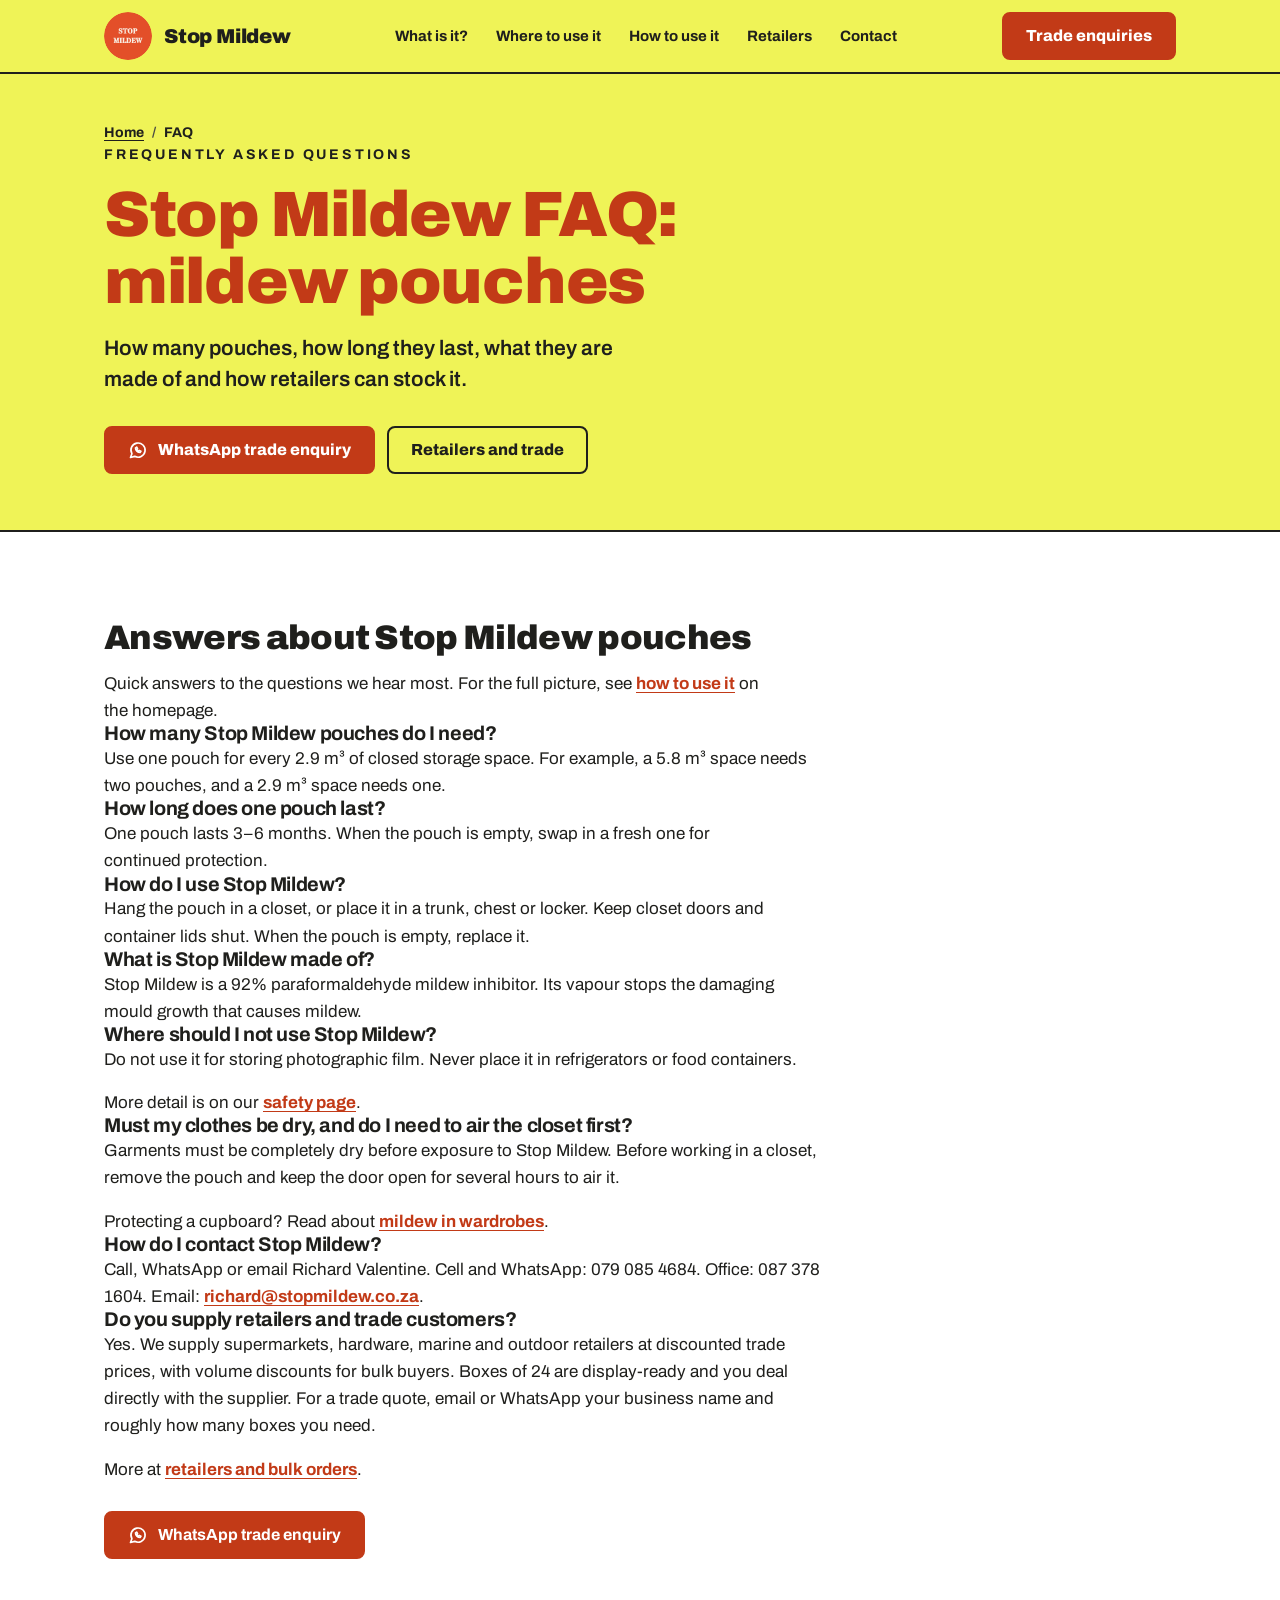
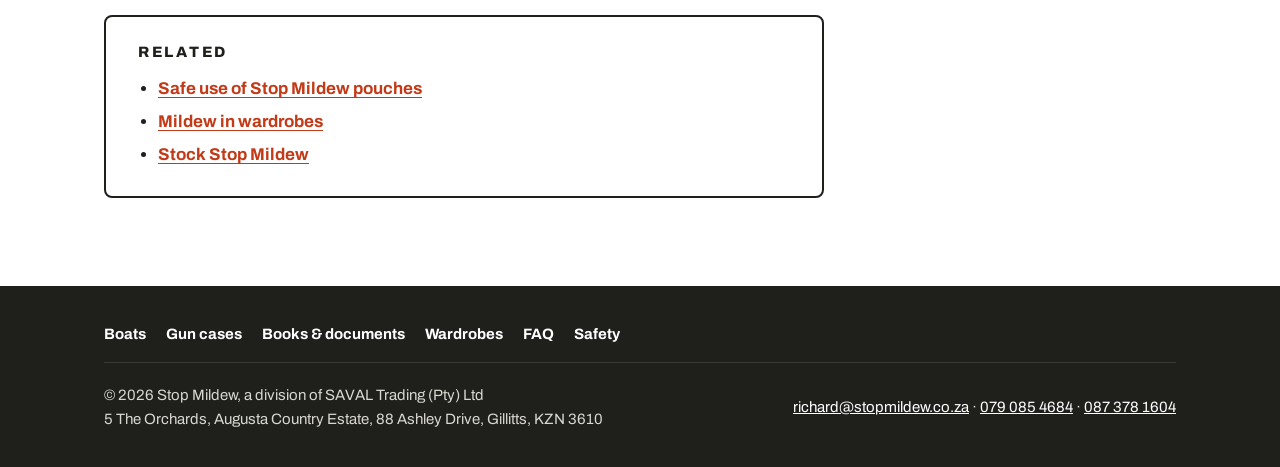
<file: faq.html>
<!doctype html>
<html lang="en-ZA">
<head>
<meta charset="utf-8">
<meta name="viewport" content="width=device-width, initial-scale=1">
<meta name="theme-color" content="#EFF357">
<link rel="icon" href="/favicon.ico" sizes="48x48">
<link rel="icon" type="image/png" href="/icon-512.png" sizes="512x512">
<link rel="apple-touch-icon" href="/apple-touch-icon.png">
<link rel="preconnect" href="https://fonts.googleapis.com">
<link rel="preconnect" href="https://fonts.gstatic.com" crossorigin>
<link href="https://fonts.googleapis.com/css2?family=Archivo:wght@500;600;700;800;900&display=swap" rel="stylesheet">
<link rel="stylesheet" href="/styles.css">
<title>Stop Mildew FAQ: Mildew Pouches Questions Answered</title>
<meta name="description" content="Stop Mildew FAQ: how many pouches you need, how long they last, how to use them, what not to use them with, and how retailers can stock it.">
<link rel="canonical" href="https://stopmildew.co.za/faq">
<meta property="og:title" content="Stop Mildew FAQ: Mildew Pouches Questions Answered">
<meta property="og:description" content="Stop Mildew FAQ: how many pouches you need, how long they last, how to use them, what not to use them with, and how retailers can stock it.">
<meta property="og:type" content="website">
<meta property="og:url" content="https://stopmildew.co.za/faq">
<meta property="og:image" content="https://stopmildew.co.za/images/og-stop-mildew.jpg">
<meta property="og:image:width" content="1200">
<meta property="og:image:height" content="630">
<meta property="og:site_name" content="Stop Mildew">
<meta property="og:locale" content="en_ZA">
<meta name="twitter:card" content="summary_large_image">
<meta name="twitter:title" content="Stop Mildew FAQ: Mildew Pouches Questions Answered">
<meta name="twitter:description" content="Stop Mildew FAQ: how many pouches you need, how long they last, how to use them, what not to use them with, and how retailers can stock it.">
<meta name="twitter:image" content="https://stopmildew.co.za/images/og-stop-mildew.jpg">
<script type="application/ld+json">
{"@context": "https://schema.org", "@type": "BreadcrumbList", "itemListElement": [{"@type": "ListItem", "position": 1, "name": "Home", "item": "https://stopmildew.co.za/"}, {"@type": "ListItem", "position": 2, "name": "FAQ", "item": "https://stopmildew.co.za/faq"}]}
</script>
<script type="application/ld+json">
{"@context": "https://schema.org", "@type": "FAQPage", "mainEntity": [{"@type": "Question", "name": "How many Stop Mildew pouches do I need?", "acceptedAnswer": {"@type": "Answer", "text": "Use one pouch for every 2.9 m³ of closed storage space. For example, a 5.8 m³ space needs two pouches, and a 2.9 m³ space needs one."}}, {"@type": "Question", "name": "How long does one pouch last?", "acceptedAnswer": {"@type": "Answer", "text": "One pouch lasts 3–6 months. When the pouch is empty, swap in a fresh one for continued protection."}}, {"@type": "Question", "name": "How do I use Stop Mildew?", "acceptedAnswer": {"@type": "Answer", "text": "Hang the pouch in a closet, or place it in a trunk, chest or locker. Keep closet doors and container lids shut. When the pouch is empty, replace it."}}, {"@type": "Question", "name": "What is Stop Mildew made of?", "acceptedAnswer": {"@type": "Answer", "text": "Stop Mildew is a 92% paraformaldehyde mildew inhibitor. Its vapour stops the damaging mould growth that causes mildew."}}, {"@type": "Question", "name": "Where should I not use Stop Mildew?", "acceptedAnswer": {"@type": "Answer", "text": "Do not use it for storing photographic film. Never place it in refrigerators or food containers."}}, {"@type": "Question", "name": "Must my clothes be dry, and do I need to air the closet first?", "acceptedAnswer": {"@type": "Answer", "text": "Garments must be completely dry before exposure to Stop Mildew. Before working in a closet, remove the pouch and keep the door open for several hours to air it."}}, {"@type": "Question", "name": "How do I contact Stop Mildew?", "acceptedAnswer": {"@type": "Answer", "text": "Call, WhatsApp or email Richard Valentine. Cell and WhatsApp: 079 085 4684. Office: 087 378 1604. Email: richard@stopmildew.co.za."}}, {"@type": "Question", "name": "Do you supply retailers and trade customers?", "acceptedAnswer": {"@type": "Answer", "text": "Yes. We supply supermarkets, hardware, marine and outdoor retailers at discounted trade prices, with volume discounts for bulk buyers. Boxes of 24 are display-ready and you deal directly with the supplier. For a trade quote, email or WhatsApp your business name and roughly how many boxes you need."}}]}
</script>
</head>
<body>

<header>
  <div class="wrap nav">
    <a class="brand" href="/"><img src="/images/stop-mildew-logo.png" alt="Stop Mildew logo" width="48" height="48"><span>Stop Mildew</span></a>
    <nav aria-label="Main">
      <ul>
        <li><a href="/#what">What is it?</a></li>
        <li><a href="/#where">Where to use it</a></li>
        <li><a href="/#how">How to use it</a></li>
        <li><a href="/#trade">Retailers</a></li>
        <li><a href="/#contact">Contact</a></li>
      </ul>
    </nav>
    <a class="btn btn-red" href="/#trade">Trade enquiries</a>
  </div>
</header>

<main id="top">
  <div class="page-hero">
    <div class="wrap">
      <nav class="crumbs" aria-label="Breadcrumb"><ol><li><a href="/">Home</a></li><li aria-current="page">FAQ</li></ol></nav>
      <div class="eyebrow">Frequently asked questions</div>
      <h1>Stop Mildew FAQ: mildew pouches</h1>
      <p class="lead">How many pouches, how long they last, what they are made of and how retailers can stock it.</p>
      <div class="cta">
        <a class="btn btn-red" href="https://wa.me/27790854684?text=Hi%20Richard%2C%20I%27d%20like%20to%20stock%20Stop%20Mildew." target="_blank" rel="noopener"><svg viewBox="0 0 24 24" fill="none" stroke="currentColor" stroke-width="2" stroke-linecap="round" stroke-linejoin="round" aria-hidden="true"><path d="M3 21l1.7-4.6A8.5 8.5 0 1 1 8 19.6z"/><path d="M9 9.5c0 3 2.5 5.5 5.5 5.5l1-1.5-2-1-1 1a4 4 0 0 1-2-2l1-1-1-2z"/></svg>WhatsApp trade enquiry</a>
        <a class="btn btn-line" href="/#trade">Retailers and trade</a>
      </div>
    </div>
  </div>

  <section>
    <div class="wrap">
      <div class="prose">
<h2>Answers about Stop Mildew pouches</h2>
        <p>Quick answers to the questions we hear most. For the full picture, see <a href="/#how">how to use it</a> on the homepage.</p>
        <h3>How many Stop Mildew pouches do I need?</h3>
        <p>Use one pouch for every 2.9 m³ of closed storage space. For example, a 5.8 m³ space needs two pouches, and a 2.9 m³ space needs one.</p>
        <h3>How long does one pouch last?</h3>
        <p>One pouch lasts 3–6 months. When the pouch is empty, swap in a fresh one for continued protection.</p>
        <h3>How do I use Stop Mildew?</h3>
        <p>Hang the pouch in a closet, or place it in a trunk, chest or locker. Keep closet doors and container lids shut. When the pouch is empty, replace it.</p>
        <h3>What is Stop Mildew made of?</h3>
        <p>Stop Mildew is a 92% paraformaldehyde mildew inhibitor. Its vapour stops the damaging mould growth that causes mildew.</p>
        <h3>Where should I not use Stop Mildew?</h3>
        <p>Do not use it for storing photographic film. Never place it in refrigerators or food containers.</p>
        <p>More detail is on our <a href="/safety">safety page</a>.</p>
        <h3>Must my clothes be dry, and do I need to air the closet first?</h3>
        <p>Garments must be completely dry before exposure to Stop Mildew. Before working in a closet, remove the pouch and keep the door open for several hours to air it.</p>
        <p>Protecting a cupboard? Read about <a href="/wardrobes">mildew in wardrobes</a>.</p>
        <h3>How do I contact Stop Mildew?</h3>
        <p>Call, WhatsApp or email Richard Valentine. Cell and WhatsApp: 079 085 4684. Office: 087 378 1604. Email: <a href="mailto:richard@stopmildew.co.za">richard@stopmildew.co.za</a>.</p>
        <h3>Do you supply retailers and trade customers?</h3>
        <p>Yes. We supply supermarkets, hardware, marine and outdoor retailers at discounted trade prices, with volume discounts for bulk buyers. Boxes of 24 are display-ready and you deal directly with the supplier. For a trade quote, email or WhatsApp your business name and roughly how many boxes you need.</p>
        <p>More at <a href="/#trade">retailers and bulk orders</a>.</p>
        <div class="cta" style="margin-top:28px">
          <a class="btn btn-red" href="https://wa.me/27790854684?text=Hi%20Richard%2C%20I%27d%20like%20to%20stock%20Stop%20Mildew." target="_blank" rel="noopener"><svg viewBox="0 0 24 24" fill="none" stroke="currentColor" stroke-width="2" stroke-linecap="round" stroke-linejoin="round" aria-hidden="true"><path d="M3 21l1.7-4.6A8.5 8.5 0 1 1 8 19.6z"/><path d="M9 9.5c0 3 2.5 5.5 5.5 5.5l1-1.5-2-1-1 1a4 4 0 0 1-2-2l1-1-1-2z"/></svg>WhatsApp trade enquiry</a>
        </div>
      </div>
      <div class="prose">
        <div class="related">
          <h2>Related</h2>
          <ul><li><a href="/safety">Safe use of Stop Mildew pouches</a></li><li><a href="/wardrobes">Mildew in wardrobes</a></li><li><a href="/#trade">Stock Stop Mildew</a></li></ul>
        </div>
      </div>
    </div>
  </section>
</main>

<footer>
  <div class="wrap foot">
    <nav class="foot-links" aria-label="Footer">
      <a href="/boats">Boats</a>
      <a href="/gun-cases">Gun cases</a>
      <a href="/books-and-documents">Books &amp; documents</a>
      <a href="/wardrobes">Wardrobes</a>
      <a href="/faq">FAQ</a>
      <a href="/safety">Safety</a>
    </nav>
    <div>© 2026 Stop Mildew, a division of SAVAL Trading (Pty) Ltd<br>5 The Orchards, Augusta Country Estate, 88 Ashley Drive, Gillitts, KZN 3610</div>
    <div><a href="mailto:richard@stopmildew.co.za">richard@stopmildew.co.za</a> · <a href="tel:+27790854684">079 085 4684</a> · <a href="tel:+27873781604">087 378 1604</a></div>
  </div>
</footer>

</body>
</html>
</file>
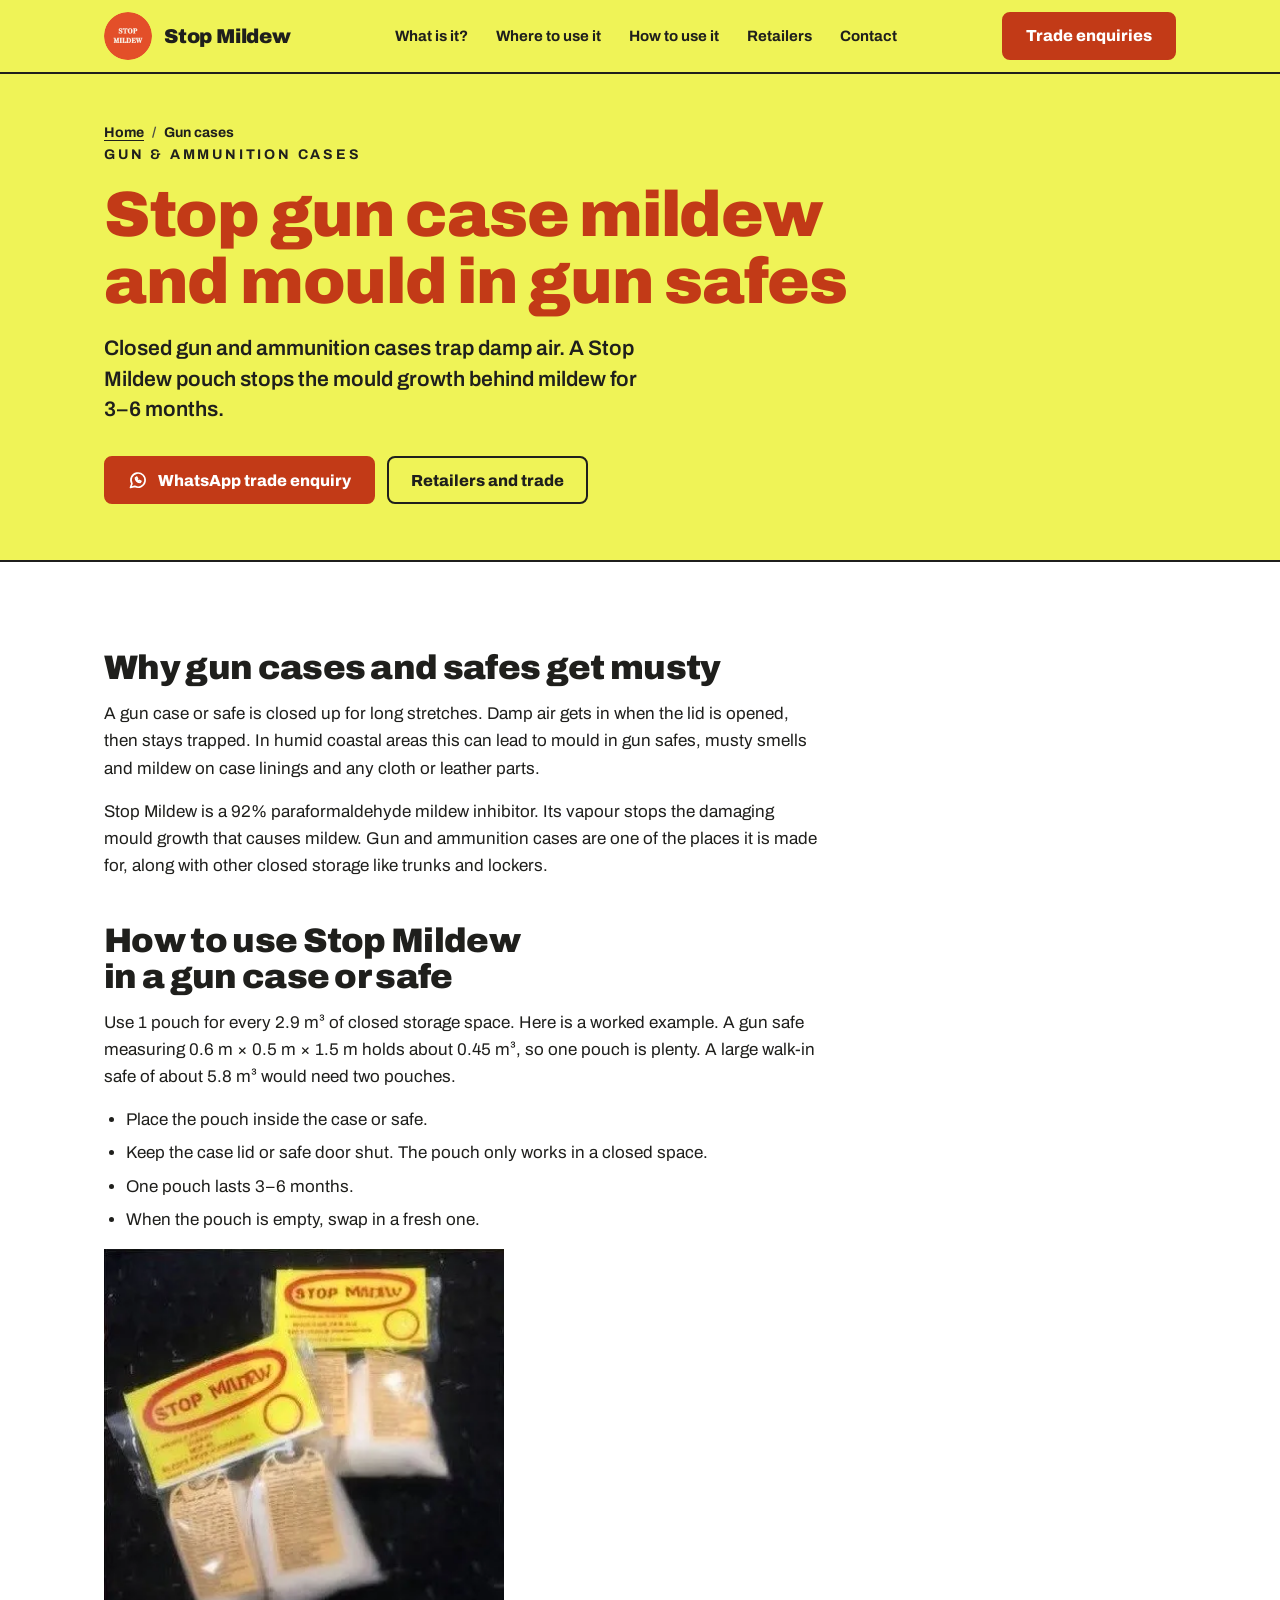
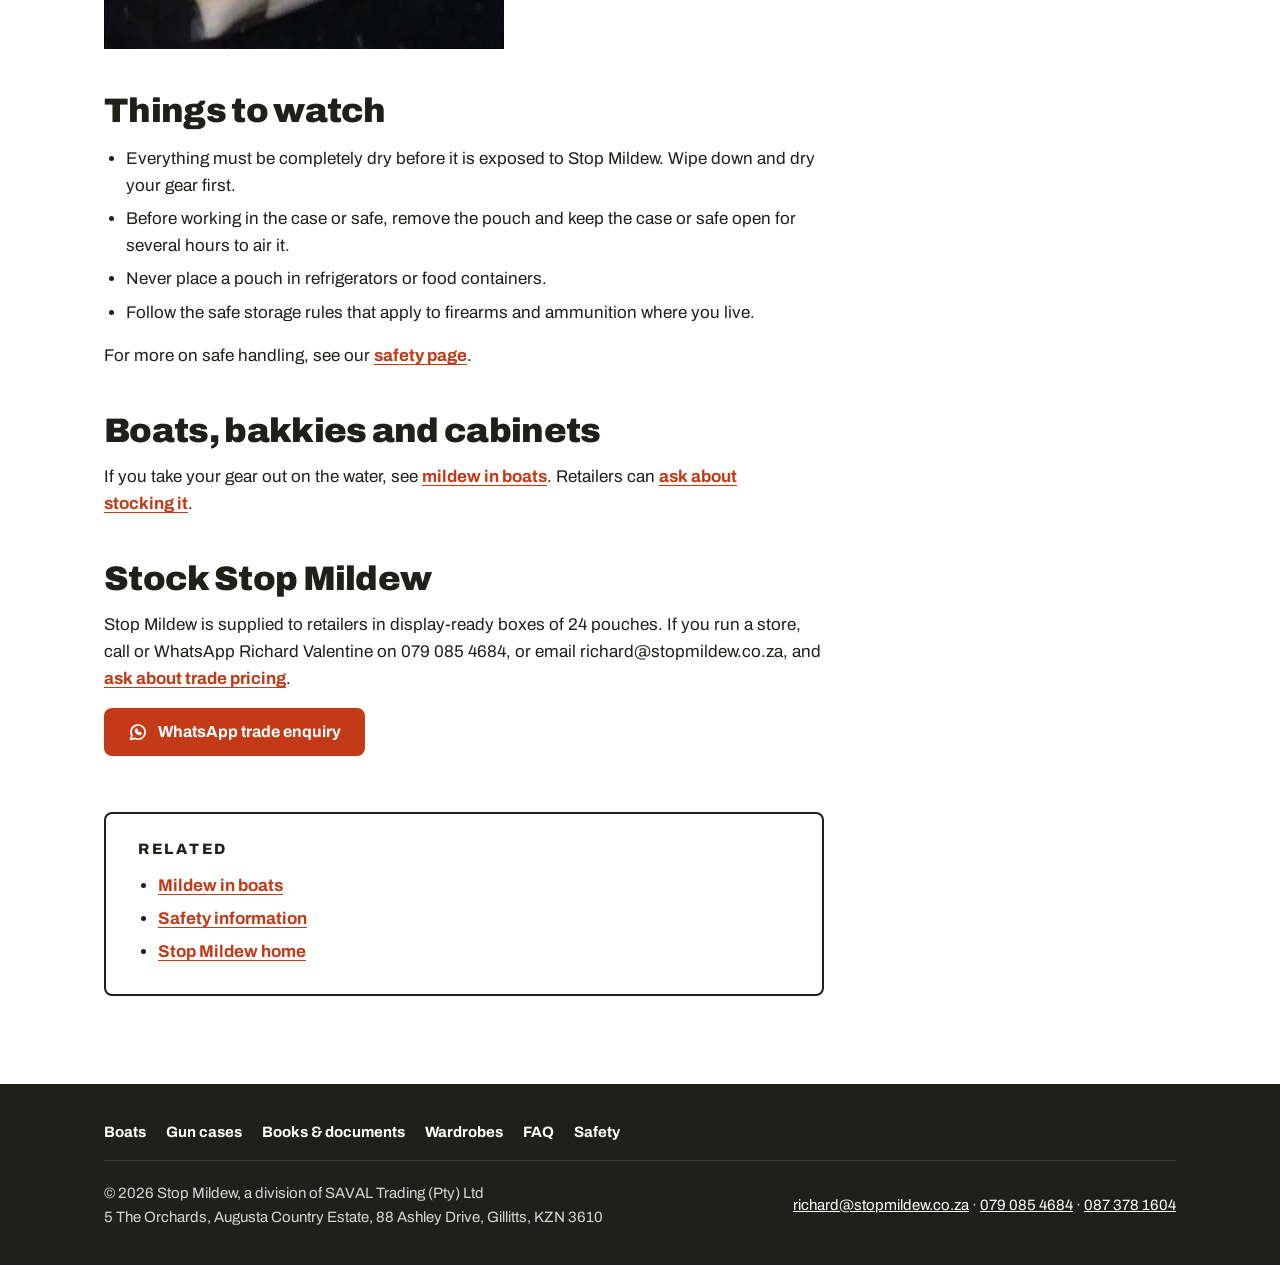
<file: gun-cases.html>
<!doctype html>
<html lang="en-ZA">
<head>
<meta charset="utf-8">
<meta name="viewport" content="width=device-width, initial-scale=1">
<title>Gun Case Mildew: Stop Mould in Gun Safes</title>
<meta name="description" content="Stop gun case mildew and mould in gun safes and ammunition cases. Stop Mildew pouches last 3–6 months. Supplied to retailers in boxes of 24.">
<link rel="canonical" href="https://stopmildew.co.za/gun-cases">
<meta property="og:title" content="Stop gun case mildew and mould in gun safes">
<meta property="og:description" content="Stop gun case mildew and mould in gun safes and ammunition cases. Stop Mildew pouches last 3–6 months. Supplied to retailers in boxes of 24.">
<meta property="og:type" content="website">
<meta property="og:url" content="https://stopmildew.co.za/gun-cases">
<meta property="og:image" content="https://stopmildew.co.za/images/og-stop-mildew.jpg">
<meta property="og:image:width" content="1200">
<meta property="og:image:height" content="630">
<meta property="og:site_name" content="Stop Mildew">
<meta property="og:locale" content="en_ZA">
<meta name="twitter:card" content="summary_large_image">
<meta name="twitter:title" content="Stop gun case mildew and mould in gun safes">
<meta name="twitter:description" content="Stop gun case mildew and mould in gun safes and ammunition cases. Stop Mildew pouches last 3–6 months. Supplied to retailers in boxes of 24.">
<meta name="twitter:image" content="https://stopmildew.co.za/images/og-stop-mildew.jpg">
<meta name="theme-color" content="#EFF357">
<link rel="icon" href="/favicon.ico" sizes="48x48">
<link rel="icon" type="image/png" href="/icon-512.png" sizes="512x512">
<link rel="apple-touch-icon" href="/apple-touch-icon.png">
<link rel="preconnect" href="https://fonts.googleapis.com">
<link rel="preconnect" href="https://fonts.gstatic.com" crossorigin>
<link href="https://fonts.googleapis.com/css2?family=Archivo:wght@500;600;700;800;900&display=swap" rel="stylesheet">
<link rel="stylesheet" href="/styles.css">
<script type="application/ld+json">
{"@context": "https://schema.org", "@type": "BreadcrumbList", "itemListElement": [{"@type": "ListItem", "position": 1, "name": "Home", "item": "https://stopmildew.co.za/"}, {"@type": "ListItem", "position": 2, "name": "Gun cases", "item": "https://stopmildew.co.za/gun-cases"}]}
</script>
</head>
<body>

<header>
  <div class="wrap nav">
    <a class="brand" href="/"><img src="/images/stop-mildew-logo.png" alt="Stop Mildew logo" width="48" height="48"><span>Stop Mildew</span></a>
    <nav aria-label="Main">
      <ul>
        <li><a href="/#what">What is it?</a></li>
        <li><a href="/#where">Where to use it</a></li>
        <li><a href="/#how">How to use it</a></li>
        <li><a href="/#trade">Retailers</a></li>
        <li><a href="/#contact">Contact</a></li>
      </ul>
    </nav>
    <a class="btn btn-red" href="/#trade">Trade enquiries</a>
  </div>
</header>

<main id="top">
  <div class="page-hero">
    <div class="wrap">
      <nav class="crumbs" aria-label="Breadcrumb"><ol><li><a href="/">Home</a></li><li>Gun cases</li></ol></nav>
      <div class="eyebrow">Gun &amp; ammunition cases</div>
      <h1>Stop gun case mildew and mould in gun safes</h1>
      <p class="lead">Closed gun and ammunition cases trap damp air. A Stop Mildew pouch stops the mould growth behind mildew for 3–6 months.</p>
      <div class="cta">
        <a class="btn btn-red" href="https://wa.me/27790854684?text=Hi%20Richard%2C%20I%27d%20like%20to%20stock%20Stop%20Mildew." target="_blank" rel="noopener"><svg viewBox="0 0 24 24" fill="none" stroke="currentColor" stroke-width="2" stroke-linecap="round" stroke-linejoin="round" aria-hidden="true"><path d="M3 21l1.7-4.6A8.5 8.5 0 1 1 8 19.6z"/><path d="M9 9.5c0 3 2.5 5.5 5.5 5.5l1-1.5-2-1-1 1a4 4 0 0 1-2-2l1-1-1-2z"/></svg>WhatsApp trade enquiry</a>
        <a class="btn btn-line" href="/#trade">Retailers and trade</a>
      </div>
    </div>
  </div>

  <section>
    <div class="wrap">
      <div class="prose">
<h2>Why gun cases and safes get musty</h2>
        <p>A gun case or safe is closed up for long stretches. Damp air gets in when the lid is opened, then stays trapped. In humid coastal areas this can lead to mould in gun safes, musty smells and mildew on case linings and any cloth or leather parts.</p>
        <p>Stop Mildew is a 92% paraformaldehyde mildew inhibitor. Its vapour stops the damaging mould growth that causes mildew. Gun and ammunition cases are one of the places it is made for, along with other closed storage like trunks and lockers.</p>

<h2>How to use Stop Mildew in a gun case or safe</h2>
        <p>Use 1 pouch for every 2.9 m³ of closed storage space. Here is a worked example. A gun safe measuring 0.6 m × 0.5 m × 1.5 m holds about 0.45 m³, so one pouch is plenty. A large walk-in safe of about 5.8 m³ would need two pouches.</p>
        <ul>
          <li>Place the pouch inside the case or safe.</li>
          <li>Keep the case lid or safe door shut. The pouch only works in a closed space.</li>
          <li>One pouch lasts 3–6 months.</li>
          <li>When the pouch is empty, swap in a fresh one.</li>
        </ul>
        <p><picture><source srcset="/images/stop-mildew-drawstring-pouches.webp" type="image/webp"><img src="/images/stop-mildew-drawstring-pouches.jpg" alt="Stop Mildew draw-string pouches" width="400" height="400" loading="lazy"></picture></p>

        <h2>Things to watch</h2>
        <ul>
          <li>Everything must be completely dry before it is exposed to Stop Mildew. Wipe down and dry your gear first.</li>
          <li>Before working in the case or safe, remove the pouch and keep the case or safe open for several hours to air it.</li>
          <li>Never place a pouch in refrigerators or food containers.</li>
          <li>Follow the safe storage rules that apply to firearms and ammunition where you live.</li>
        </ul>
        <p>For more on safe handling, see our <a href="/safety">safety page</a>.</p>

        <h2>Boats, bakkies and cabinets</h2>
        <p>If you take your gear out on the water, see <a href="/boats">mildew in boats</a>. Retailers can <a href="/#trade">ask about stocking it</a>.</p>

        <h2>Stock Stop Mildew</h2>
        <p>Stop Mildew is supplied to retailers in display-ready boxes of 24 pouches. If you run a store, call or WhatsApp Richard Valentine on 079 085 4684, or email richard@stopmildew.co.za, and <a href="/#trade">ask about trade pricing</a>.</p>
        <p><a class="btn btn-red" href="https://wa.me/27790854684?text=Hi%20Richard%2C%20I%27d%20like%20to%20stock%20Stop%20Mildew." target="_blank" rel="noopener"><svg viewBox="0 0 24 24" fill="none" stroke="currentColor" stroke-width="2" stroke-linecap="round" stroke-linejoin="round" aria-hidden="true"><path d="M3 21l1.7-4.6A8.5 8.5 0 1 1 8 19.6z"/><path d="M9 9.5c0 3 2.5 5.5 5.5 5.5l1-1.5-2-1-1 1a4 4 0 0 1-2-2l1-1-1-2z"/></svg>WhatsApp trade enquiry</a></p>

        <div class="related">
          <h2>Related</h2>
          <ul>
      <li><a href="/boats">Mildew in boats</a></li>
      <li><a href="/safety">Safety information</a></li>
            <li><a href="/">Stop Mildew home</a></li>
          </ul>
        </div>
      </div>
    </div>
  </section>
</main>

<footer>
  <div class="wrap foot">
    <nav class="foot-links" aria-label="Footer">
      <a href="/boats">Boats</a>
      <a href="/gun-cases">Gun cases</a>
      <a href="/books-and-documents">Books &amp; documents</a>
      <a href="/wardrobes">Wardrobes</a>
      <a href="/faq">FAQ</a>
      <a href="/safety">Safety</a>
    </nav>
    <div>© 2026 Stop Mildew, a division of SAVAL Trading (Pty) Ltd<br>5 The Orchards, Augusta Country Estate, 88 Ashley Drive, Gillitts, KZN 3610</div>
    <div><a href="mailto:richard@stopmildew.co.za">richard@stopmildew.co.za</a> · <a href="tel:+27790854684">079 085 4684</a> · <a href="tel:+27873781604">087 378 1604</a></div>
  </div>
</footer>

</body>
</html>
</file>
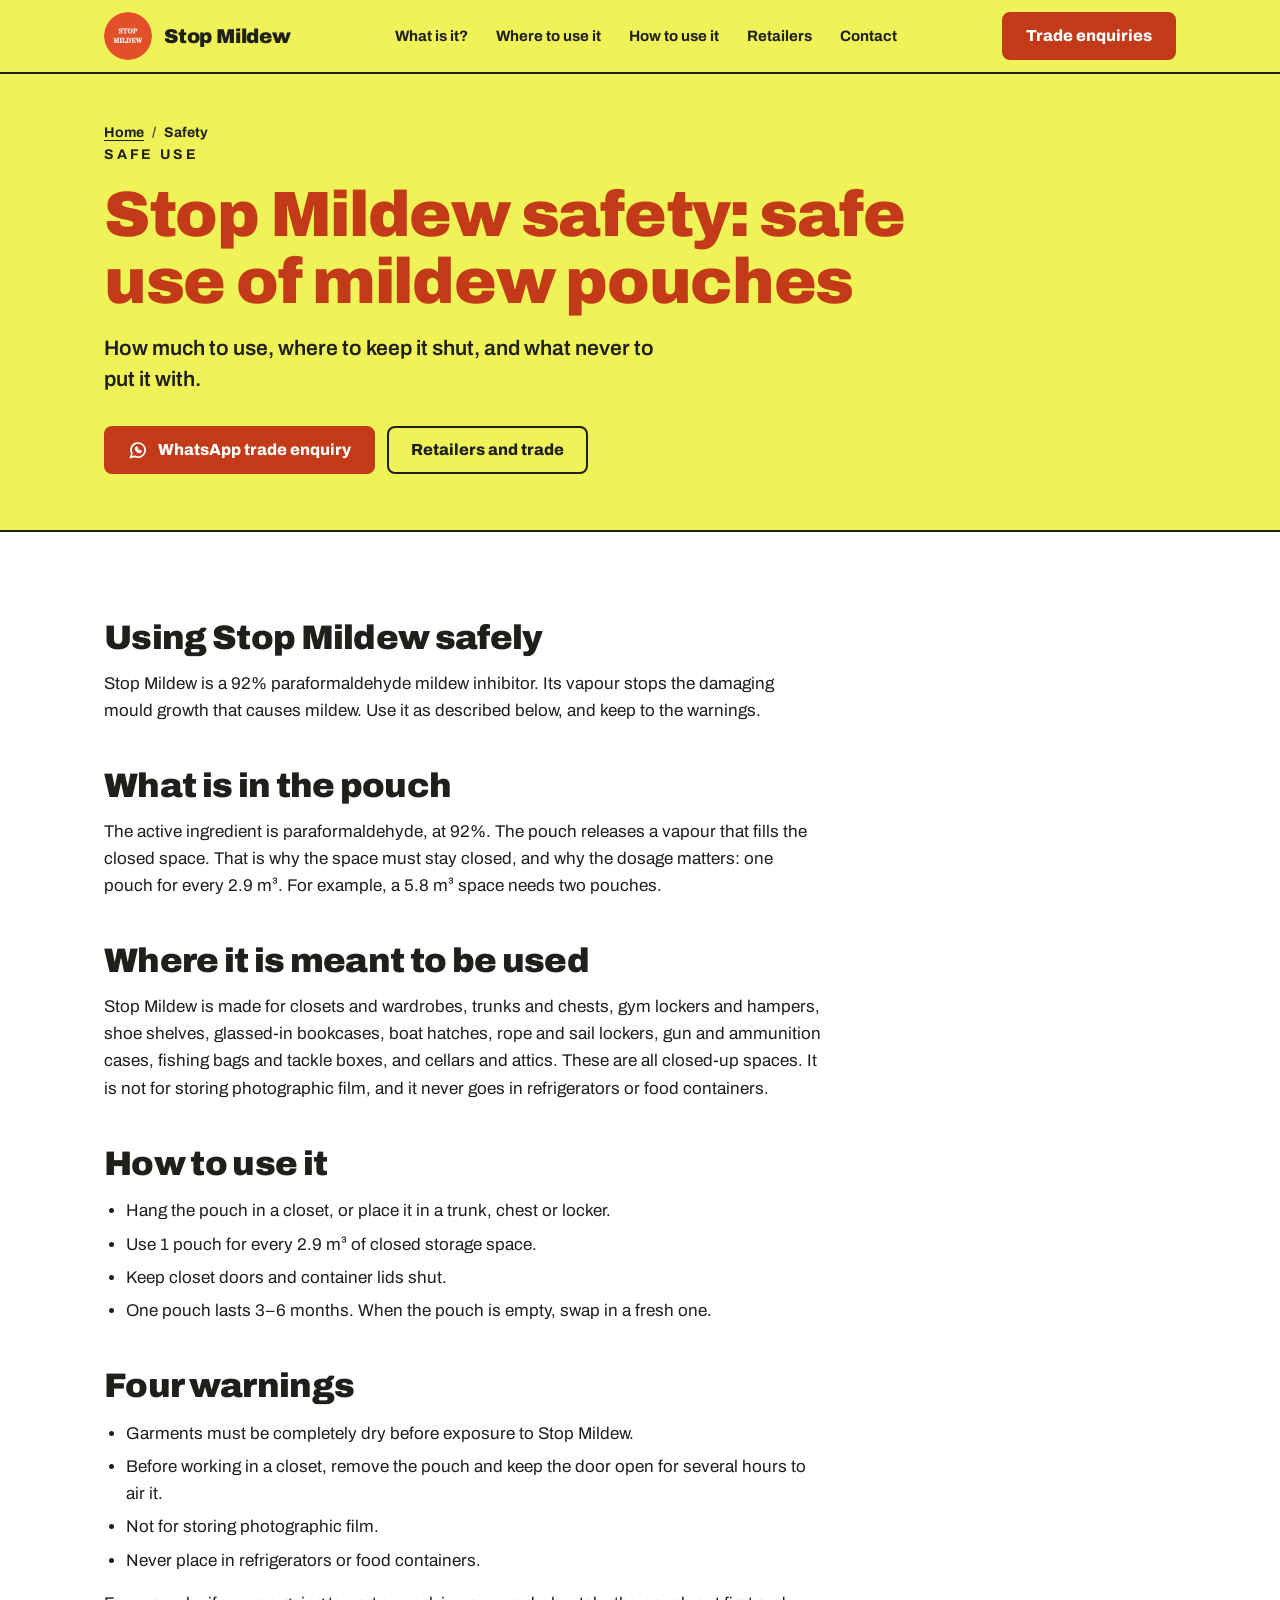
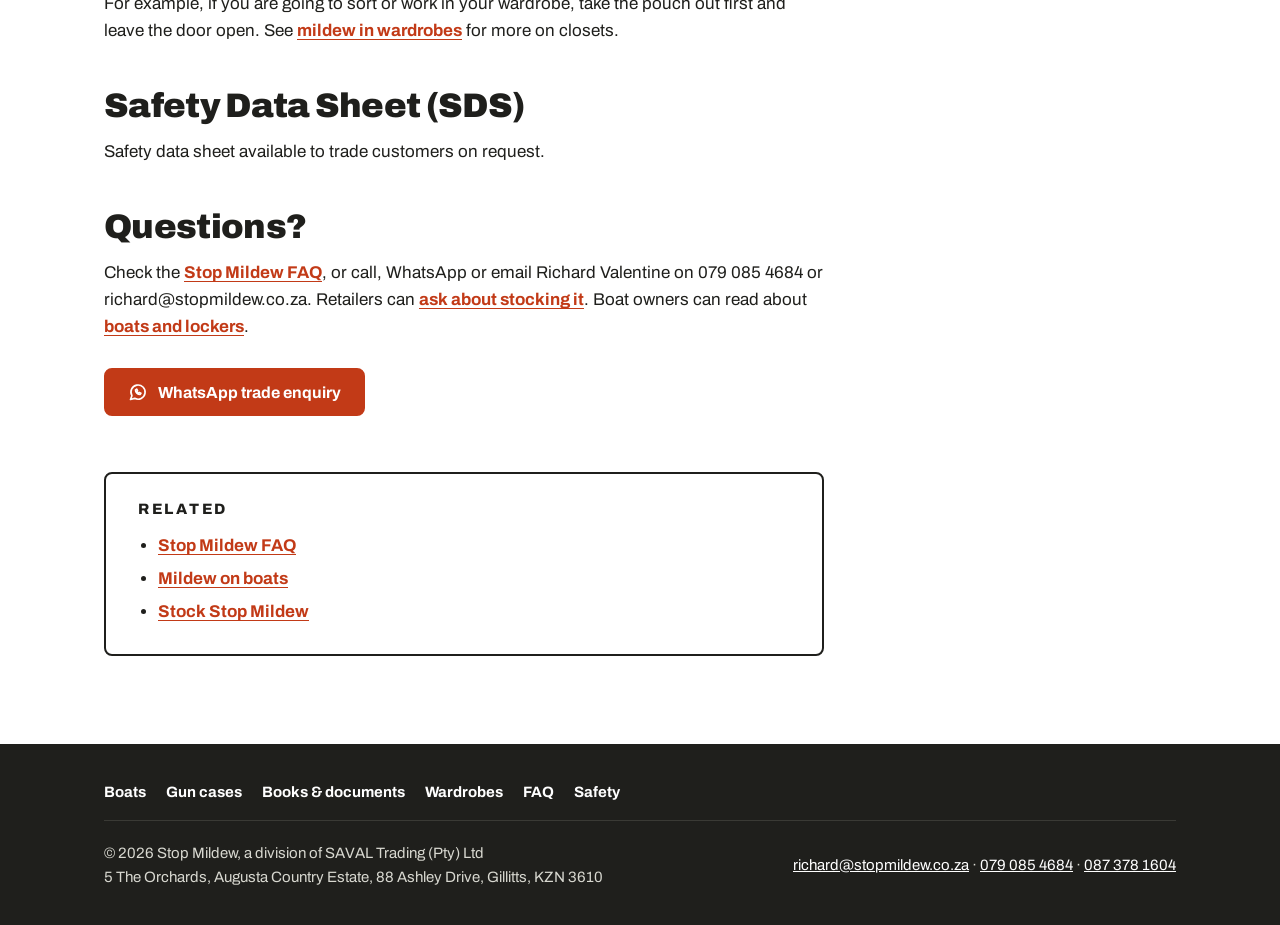
<file: safety.html>
<!doctype html>
<html lang="en-ZA">
<head>
<meta charset="utf-8">
<meta name="viewport" content="width=device-width, initial-scale=1">
<meta name="theme-color" content="#EFF357">
<link rel="icon" href="/favicon.ico" sizes="48x48">
<link rel="icon" type="image/png" href="/icon-512.png" sizes="512x512">
<link rel="apple-touch-icon" href="/apple-touch-icon.png">
<link rel="preconnect" href="https://fonts.googleapis.com">
<link rel="preconnect" href="https://fonts.gstatic.com" crossorigin>
<link href="https://fonts.googleapis.com/css2?family=Archivo:wght@500;600;700;800;900&display=swap" rel="stylesheet">
<link rel="stylesheet" href="/styles.css">
<title>Stop Mildew Safety: Safe Use of Mildew Pouches</title>
<meta name="description" content="Safe use of mildew pouches: how to use Stop Mildew, how much to use, when to replace it and the four warnings to follow.">
<link rel="canonical" href="https://stopmildew.co.za/safety">
<meta property="og:title" content="Stop Mildew Safety: Safe Use of Mildew Pouches">
<meta property="og:description" content="Safe use of mildew pouches: how to use Stop Mildew, how much to use, when to replace it and the four warnings to follow.">
<meta property="og:type" content="website">
<meta property="og:url" content="https://stopmildew.co.za/safety">
<meta property="og:image" content="https://stopmildew.co.za/images/og-stop-mildew.jpg">
<meta property="og:image:width" content="1200">
<meta property="og:image:height" content="630">
<meta property="og:site_name" content="Stop Mildew">
<meta property="og:locale" content="en_ZA">
<meta name="twitter:card" content="summary_large_image">
<meta name="twitter:title" content="Stop Mildew Safety: Safe Use of Mildew Pouches">
<meta name="twitter:description" content="Safe use of mildew pouches: how to use Stop Mildew, how much to use, when to replace it and the four warnings to follow.">
<meta name="twitter:image" content="https://stopmildew.co.za/images/og-stop-mildew.jpg">
<script type="application/ld+json">
{"@context": "https://schema.org", "@type": "BreadcrumbList", "itemListElement": [{"@type": "ListItem", "position": 1, "name": "Home", "item": "https://stopmildew.co.za/"}, {"@type": "ListItem", "position": 2, "name": "Safety", "item": "https://stopmildew.co.za/safety"}]}
</script>
</head>
<body>

<header>
  <div class="wrap nav">
    <a class="brand" href="/"><img src="/images/stop-mildew-logo.png" alt="Stop Mildew logo" width="48" height="48"><span>Stop Mildew</span></a>
    <nav aria-label="Main">
      <ul>
        <li><a href="/#what">What is it?</a></li>
        <li><a href="/#where">Where to use it</a></li>
        <li><a href="/#how">How to use it</a></li>
        <li><a href="/#trade">Retailers</a></li>
        <li><a href="/#contact">Contact</a></li>
      </ul>
    </nav>
    <a class="btn btn-red" href="/#trade">Trade enquiries</a>
  </div>
</header>

<main id="top">
  <div class="page-hero">
    <div class="wrap">
      <nav class="crumbs" aria-label="Breadcrumb"><ol><li><a href="/">Home</a></li><li aria-current="page">Safety</li></ol></nav>
      <div class="eyebrow">Safe use</div>
      <h1>Stop Mildew safety: safe use of mildew pouches</h1>
      <p class="lead">How much to use, where to keep it shut, and what never to put it with.</p>
      <div class="cta">
        <a class="btn btn-red" href="https://wa.me/27790854684?text=Hi%20Richard%2C%20I%27d%20like%20to%20stock%20Stop%20Mildew." target="_blank" rel="noopener"><svg viewBox="0 0 24 24" fill="none" stroke="currentColor" stroke-width="2" stroke-linecap="round" stroke-linejoin="round" aria-hidden="true"><path d="M3 21l1.7-4.6A8.5 8.5 0 1 1 8 19.6z"/><path d="M9 9.5c0 3 2.5 5.5 5.5 5.5l1-1.5-2-1-1 1a4 4 0 0 1-2-2l1-1-1-2z"/></svg>WhatsApp trade enquiry</a>
        <a class="btn btn-line" href="/#trade">Retailers and trade</a>
      </div>
    </div>
  </div>

  <section>
    <div class="wrap">
      <div class="prose">
        <h2>Using Stop Mildew safely</h2>
        <p>Stop Mildew is a 92% paraformaldehyde mildew inhibitor. Its vapour stops the damaging mould growth that causes mildew. Use it as described below, and keep to the warnings.</p>

        <h2>What is in the pouch</h2>
        <p>The active ingredient is paraformaldehyde, at 92%. The pouch releases a vapour that fills the closed space. That is why the space must stay closed, and why the dosage matters: one pouch for every 2.9 m³. For example, a 5.8 m³ space needs two pouches.</p>

        <h2>Where it is meant to be used</h2>
        <p>Stop Mildew is made for closets and wardrobes, trunks and chests, gym lockers and hampers, shoe shelves, glassed-in bookcases, boat hatches, rope and sail lockers, gun and ammunition cases, fishing bags and tackle boxes, and cellars and attics. These are all closed-up spaces. It is not for storing photographic film, and it never goes in refrigerators or food containers.</p>

        <h2>How to use it</h2>
        <ul>
          <li>Hang the pouch in a closet, or place it in a trunk, chest or locker.</li>
          <li>Use 1 pouch for every 2.9 m³ of closed storage space.</li>
          <li>Keep closet doors and container lids shut.</li>
          <li>One pouch lasts 3–6 months. When the pouch is empty, swap in a fresh one.</li>
        </ul>

        <h2>Four warnings</h2>
        <ul>
          <li>Garments must be completely dry before exposure to Stop Mildew.</li>
          <li>Before working in a closet, remove the pouch and keep the door open for several hours to air it.</li>
          <li>Not for storing photographic film.</li>
          <li>Never place in refrigerators or food containers.</li>
        </ul>
        <p>For example, if you are going to sort or work in your wardrobe, take the pouch out first and leave the door open. See <a href="/wardrobes">mildew in wardrobes</a> for more on closets.</p>

        <h2>Safety Data Sheet (SDS)</h2>
        <p>Safety data sheet available to trade customers on request.</p>

        <h2>Questions?</h2>
        <p>Check the <a href="/faq">Stop Mildew FAQ</a>, or call, WhatsApp or email Richard Valentine on 079 085 4684 or richard@stopmildew.co.za. Retailers can <a href="/#trade">ask about stocking it</a>. Boat owners can read about <a href="/boats">boats and lockers</a>.</p>
        <div class="cta" style="margin-top:28px">
          <a class="btn btn-red" href="https://wa.me/27790854684?text=Hi%20Richard%2C%20I%27d%20like%20to%20stock%20Stop%20Mildew." target="_blank" rel="noopener"><svg viewBox="0 0 24 24" fill="none" stroke="currentColor" stroke-width="2" stroke-linecap="round" stroke-linejoin="round" aria-hidden="true"><path d="M3 21l1.7-4.6A8.5 8.5 0 1 1 8 19.6z"/><path d="M9 9.5c0 3 2.5 5.5 5.5 5.5l1-1.5-2-1-1 1a4 4 0 0 1-2-2l1-1-1-2z"/></svg>WhatsApp trade enquiry</a>
        </div>
      </div>
      <div class="prose">
        <div class="related">
          <h2>Related</h2>
          <ul><li><a href="/faq">Stop Mildew FAQ</a></li><li><a href="/boats">Mildew on boats</a></li><li><a href="/#trade">Stock Stop Mildew</a></li></ul>
        </div>
      </div>
    </div>
  </section>
</main>

<footer>
  <div class="wrap foot">
    <nav class="foot-links" aria-label="Footer">
      <a href="/boats">Boats</a>
      <a href="/gun-cases">Gun cases</a>
      <a href="/books-and-documents">Books &amp; documents</a>
      <a href="/wardrobes">Wardrobes</a>
      <a href="/faq">FAQ</a>
      <a href="/safety">Safety</a>
    </nav>
    <div>© 2026 Stop Mildew, a division of SAVAL Trading (Pty) Ltd<br>5 The Orchards, Augusta Country Estate, 88 Ashley Drive, Gillitts, KZN 3610</div>
    <div><a href="mailto:richard@stopmildew.co.za">richard@stopmildew.co.za</a> · <a href="tel:+27790854684">079 085 4684</a> · <a href="tel:+27873781604">087 378 1604</a></div>
  </div>
</footer>

</body>
</html>
</file>
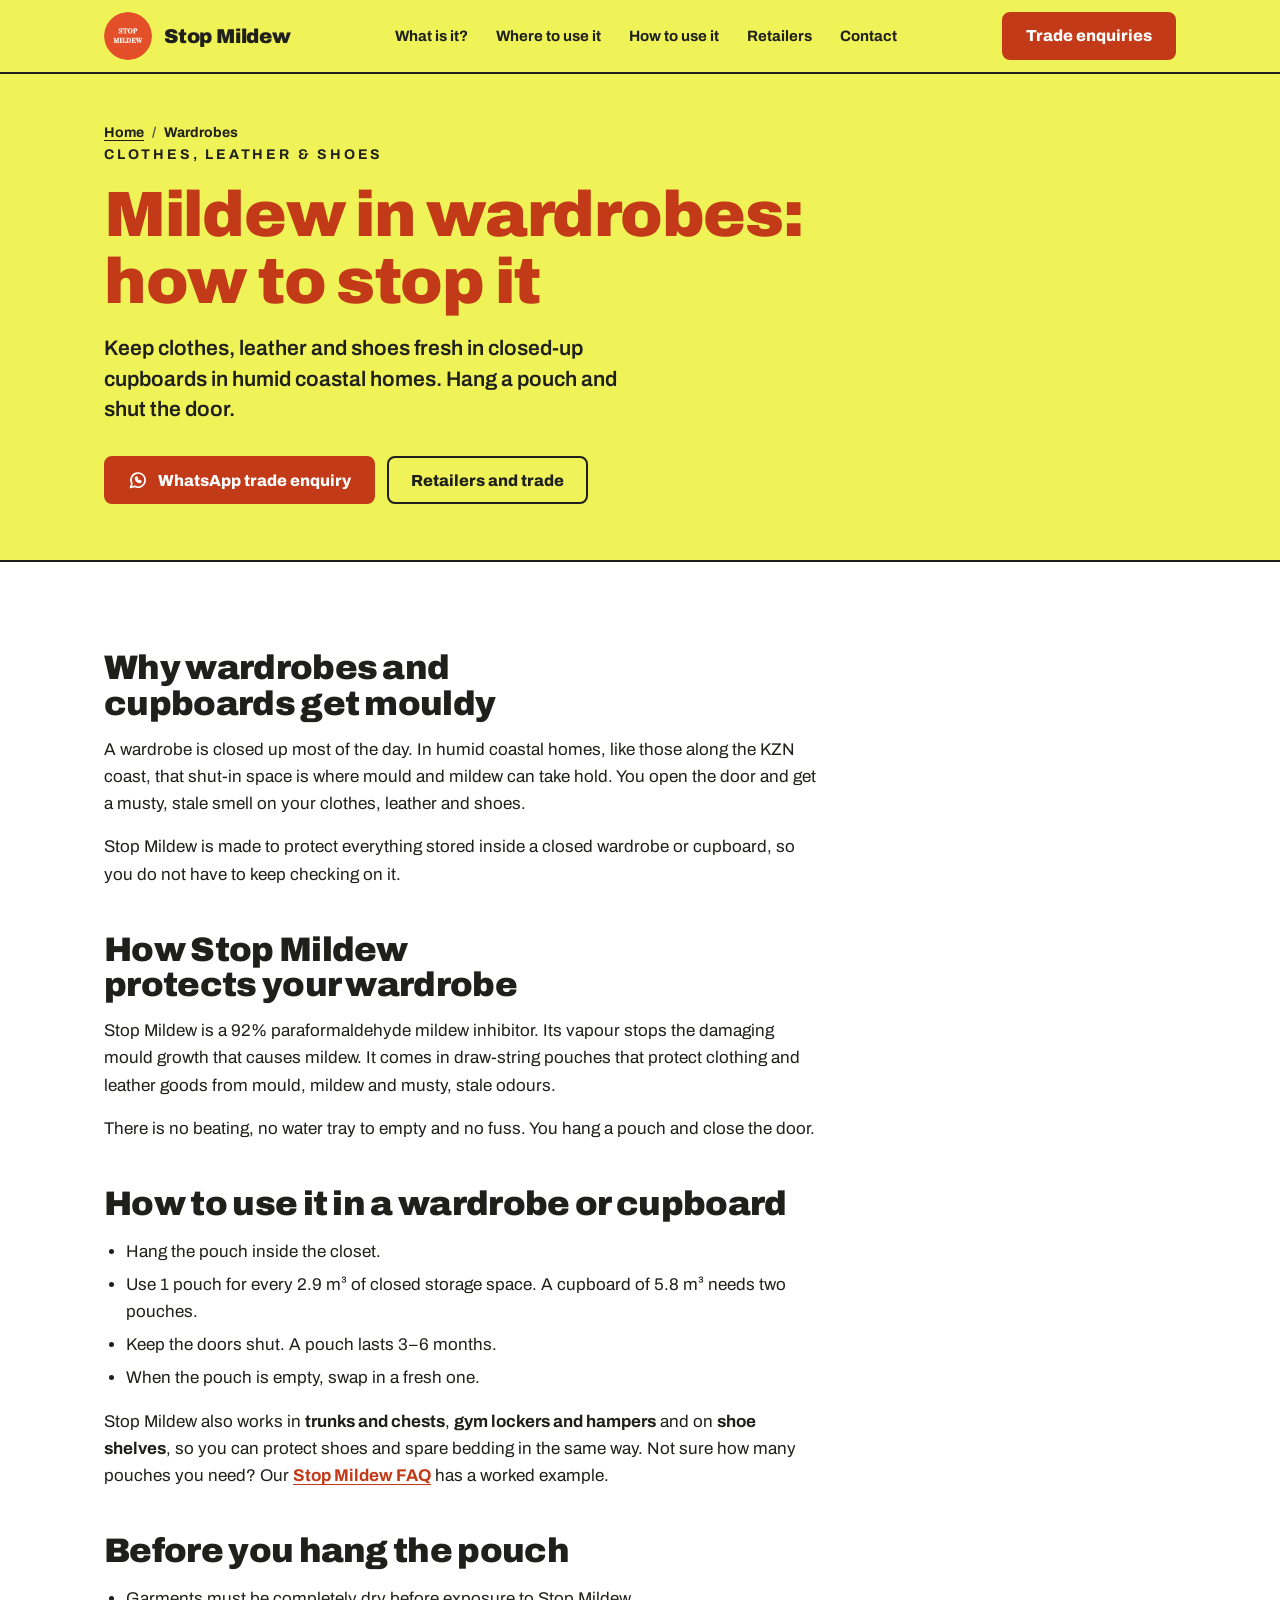
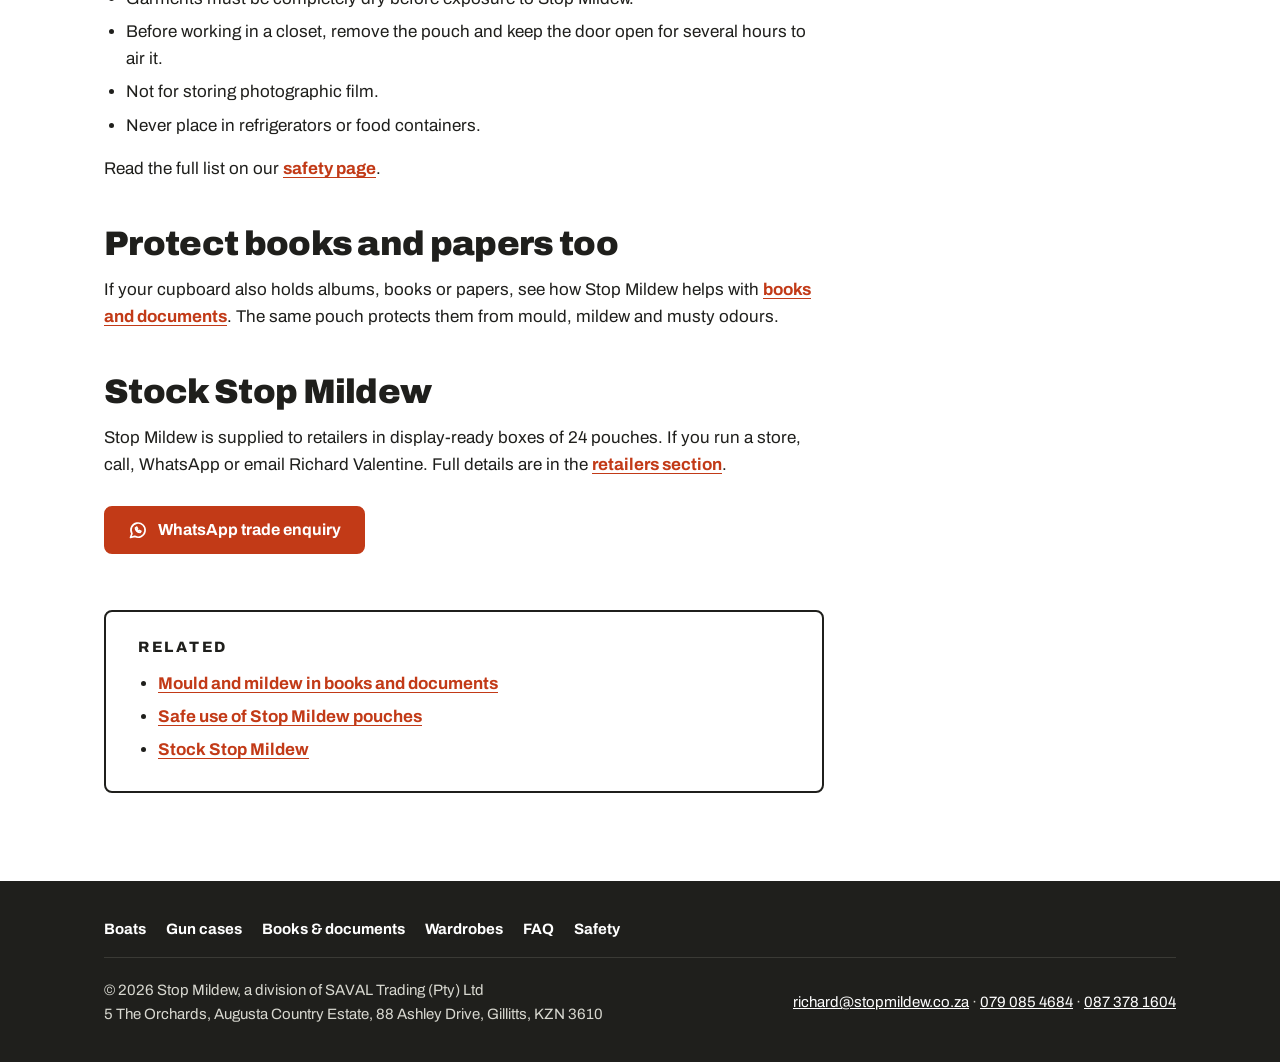
<file: wardrobes.html>
<!doctype html>
<html lang="en-ZA">
<head>
<meta charset="utf-8">
<meta name="viewport" content="width=device-width, initial-scale=1">
<meta name="theme-color" content="#EFF357">
<link rel="icon" href="/favicon.ico" sizes="48x48">
<link rel="icon" type="image/png" href="/icon-512.png" sizes="512x512">
<link rel="apple-touch-icon" href="/apple-touch-icon.png">
<link rel="preconnect" href="https://fonts.googleapis.com">
<link rel="preconnect" href="https://fonts.gstatic.com" crossorigin>
<link href="https://fonts.googleapis.com/css2?family=Archivo:wght@500;600;700;800;900&display=swap" rel="stylesheet">
<link rel="stylesheet" href="/styles.css">
<title>Mildew in Wardrobes: Stop Mould in Cupboards</title>
<meta name="description" content="Stop mildew in wardrobes and mould in cupboards. Draw-string pouches protect clothes, leather and shoes in humid coastal homes. Supplied to retailers in boxes of 24.">
<link rel="canonical" href="https://stopmildew.co.za/wardrobes">
<meta property="og:title" content="Mildew in Wardrobes: Stop Mould in Cupboards">
<meta property="og:description" content="Stop mildew in wardrobes and mould in cupboards. Draw-string pouches protect clothes, leather and shoes in humid coastal homes. Supplied to retailers in boxes of 24.">
<meta property="og:type" content="website">
<meta property="og:url" content="https://stopmildew.co.za/wardrobes">
<meta property="og:image" content="https://stopmildew.co.za/images/og-stop-mildew.jpg">
<meta property="og:image:width" content="1200">
<meta property="og:image:height" content="630">
<meta property="og:site_name" content="Stop Mildew">
<meta property="og:locale" content="en_ZA">
<meta name="twitter:card" content="summary_large_image">
<meta name="twitter:title" content="Mildew in Wardrobes: Stop Mould in Cupboards">
<meta name="twitter:description" content="Stop mildew in wardrobes and mould in cupboards. Draw-string pouches protect clothes, leather and shoes in humid coastal homes. Supplied to retailers in boxes of 24.">
<meta name="twitter:image" content="https://stopmildew.co.za/images/og-stop-mildew.jpg">
<script type="application/ld+json">
{"@context": "https://schema.org", "@type": "BreadcrumbList", "itemListElement": [{"@type": "ListItem", "position": 1, "name": "Home", "item": "https://stopmildew.co.za/"}, {"@type": "ListItem", "position": 2, "name": "Wardrobes", "item": "https://stopmildew.co.za/wardrobes"}]}
</script>
</head>
<body>

<header>
  <div class="wrap nav">
    <a class="brand" href="/"><img src="/images/stop-mildew-logo.png" alt="Stop Mildew logo" width="48" height="48"><span>Stop Mildew</span></a>
    <nav aria-label="Main">
      <ul>
        <li><a href="/#what">What is it?</a></li>
        <li><a href="/#where">Where to use it</a></li>
        <li><a href="/#how">How to use it</a></li>
        <li><a href="/#trade">Retailers</a></li>
        <li><a href="/#contact">Contact</a></li>
      </ul>
    </nav>
    <a class="btn btn-red" href="/#trade">Trade enquiries</a>
  </div>
</header>

<main id="top">
  <div class="page-hero">
    <div class="wrap">
      <nav class="crumbs" aria-label="Breadcrumb"><ol><li><a href="/">Home</a></li><li aria-current="page">Wardrobes</li></ol></nav>
      <div class="eyebrow">Clothes, leather &amp; shoes</div>
      <h1>Mildew in wardrobes: how to stop it</h1>
      <p class="lead">Keep clothes, leather and shoes fresh in closed-up cupboards in humid coastal homes. Hang a pouch and shut the door.</p>
      <div class="cta">
        <a class="btn btn-red" href="https://wa.me/27790854684?text=Hi%20Richard%2C%20I%27d%20like%20to%20stock%20Stop%20Mildew." target="_blank" rel="noopener"><svg viewBox="0 0 24 24" fill="none" stroke="currentColor" stroke-width="2" stroke-linecap="round" stroke-linejoin="round" aria-hidden="true"><path d="M3 21l1.7-4.6A8.5 8.5 0 1 1 8 19.6z"/><path d="M9 9.5c0 3 2.5 5.5 5.5 5.5l1-1.5-2-1-1 1a4 4 0 0 1-2-2l1-1-1-2z"/></svg>WhatsApp trade enquiry</a>
        <a class="btn btn-line" href="/#trade">Retailers and trade</a>
      </div>
    </div>
  </div>

  <section>
    <div class="wrap">
      <div class="prose">
        <h2>Why wardrobes and cupboards get mouldy</h2>
        <p>A wardrobe is closed up most of the day. In humid coastal homes, like those along the KZN coast, that shut-in space is where mould and mildew can take hold. You open the door and get a musty, stale smell on your clothes, leather and shoes.</p>
        <p>Stop Mildew is made to protect everything stored inside a closed wardrobe or cupboard, so you do not have to keep checking on it.</p>

        <h2>How Stop Mildew protects your wardrobe</h2>
        <p>Stop Mildew is a 92% paraformaldehyde mildew inhibitor. Its vapour stops the damaging mould growth that causes mildew. It comes in draw-string pouches that protect clothing and leather goods from mould, mildew and musty, stale odours.</p>
        <p>There is no beating, no water tray to empty and no fuss. You hang a pouch and close the door.</p>

        <h2>How to use it in a wardrobe or cupboard</h2>
        <ul>
          <li>Hang the pouch inside the closet.</li>
          <li>Use 1 pouch for every 2.9 m³ of closed storage space. A cupboard of 5.8 m³ needs two pouches.</li>
          <li>Keep the doors shut. A pouch lasts 3–6 months.</li>
          <li>When the pouch is empty, swap in a fresh one.</li>
        </ul>
        <p>Stop Mildew also works in <strong>trunks and chests</strong>, <strong>gym lockers and hampers</strong> and on <strong>shoe shelves</strong>, so you can protect shoes and spare bedding in the same way. Not sure how many pouches you need? Our <a href="/faq">Stop Mildew FAQ</a> has a worked example.</p>

        <h2>Before you hang the pouch</h2>
        <ul>
          <li>Garments must be completely dry before exposure to Stop Mildew.</li>
          <li>Before working in a closet, remove the pouch and keep the door open for several hours to air it.</li>
          <li>Not for storing photographic film.</li>
          <li>Never place in refrigerators or food containers.</li>
        </ul>
        <p>Read the full list on our <a href="/safety">safety page</a>.</p>

        <h2>Protect books and papers too</h2>
        <p>If your cupboard also holds albums, books or papers, see how Stop Mildew helps with <a href="/books-and-documents">books and documents</a>. The same pouch protects them from mould, mildew and musty odours.</p>

        <h2>Stock Stop Mildew</h2>
        <p>Stop Mildew is supplied to retailers in display-ready boxes of 24 pouches. If you run a store, call, WhatsApp or email Richard Valentine. Full details are in the <a href="/#trade">retailers section</a>.</p>
        <div class="cta" style="margin-top:28px">
          <a class="btn btn-red" href="https://wa.me/27790854684?text=Hi%20Richard%2C%20I%27d%20like%20to%20stock%20Stop%20Mildew." target="_blank" rel="noopener"><svg viewBox="0 0 24 24" fill="none" stroke="currentColor" stroke-width="2" stroke-linecap="round" stroke-linejoin="round" aria-hidden="true"><path d="M3 21l1.7-4.6A8.5 8.5 0 1 1 8 19.6z"/><path d="M9 9.5c0 3 2.5 5.5 5.5 5.5l1-1.5-2-1-1 1a4 4 0 0 1-2-2l1-1-1-2z"/></svg>WhatsApp trade enquiry</a>
        </div>
      </div>
      <div class="prose">
        <div class="related">
          <h2>Related</h2>
          <ul><li><a href="/books-and-documents">Mould and mildew in books and documents</a></li><li><a href="/safety">Safe use of Stop Mildew pouches</a></li><li><a href="/#trade">Stock Stop Mildew</a></li></ul>
        </div>
      </div>
    </div>
  </section>
</main>

<footer>
  <div class="wrap foot">
    <nav class="foot-links" aria-label="Footer">
      <a href="/boats">Boats</a>
      <a href="/gun-cases">Gun cases</a>
      <a href="/books-and-documents">Books &amp; documents</a>
      <a href="/wardrobes">Wardrobes</a>
      <a href="/faq">FAQ</a>
      <a href="/safety">Safety</a>
    </nav>
    <div>© 2026 Stop Mildew, a division of SAVAL Trading (Pty) Ltd<br>5 The Orchards, Augusta Country Estate, 88 Ashley Drive, Gillitts, KZN 3610</div>
    <div><a href="mailto:richard@stopmildew.co.za">richard@stopmildew.co.za</a> · <a href="tel:+27790854684">079 085 4684</a> · <a href="tel:+27873781604">087 378 1604</a></div>
  </div>
</footer>

</body>
</html>
</file>
<file: styles.css>
:root{
  --yellow:#EFF357; --red:#C23A17; --red-dark:#9E2E10; --ink:#1F1F1C; --muted:#4A4A44; --paper:#FFFFFF; --soft:#FAFBE6;
  --radius:8px; --max:1120px;
}
*{box-sizing:border-box}
html{scroll-behavior:smooth}
body{margin:0;font-family:'Archivo',system-ui,sans-serif;color:var(--ink);background:var(--paper);font-size:17px;line-height:1.6;-webkit-font-smoothing:antialiased}
img{display:block;max-width:100%}
a{color:inherit}
.wrap{max-width:var(--max);margin:0 auto;padding:0 24px}
h1,h2,h3{margin:0;line-height:1.05;letter-spacing:-0.02em;text-wrap:balance}
p{margin:0;text-wrap:pretty}
.eyebrow{font-size:14px;font-weight:700;letter-spacing:.2em;text-transform:uppercase}

/* header */
header{background:var(--yellow);position:sticky;top:0;z-index:10;border-bottom:2px solid var(--ink)}
.nav{display:flex;align-items:center;justify-content:space-between;gap:16px;height:72px}
.brand{display:flex;align-items:center;gap:12px;text-decoration:none;font-weight:900;font-size:20px;letter-spacing:-0.01em}
.brand img{width:48px;height:48px;object-fit:contain;border-radius:50%}
.nav ul{display:flex;gap:28px;list-style:none;margin:0;padding:0;font-weight:700;font-size:15px}
.nav ul a{text-decoration:none}
.nav ul a:hover{color:var(--red)}
.btn{display:inline-flex;align-items:center;justify-content:center;gap:10px;min-height:48px;padding:0 22px;border-radius:var(--radius);font-weight:800;font-size:16px;text-decoration:none;border:2px solid var(--ink);transition:transform .15s ease, background .15s ease}
.btn:hover{transform:translateY(-1px)}
.btn-red{background:var(--red);color:#fff;border-color:var(--red)}
.btn-red:hover{background:var(--red-dark);border-color:var(--red-dark)}
.btn-ink{background:var(--ink);color:#fff}
.btn-line{background:transparent;color:var(--ink)}
.btn-line:hover{background:var(--ink);color:#fff}
.btn svg{width:20px;height:20px;flex-shrink:0}

/* hero */
.hero{background:var(--yellow);padding:64px 0 80px}
.hero-grid{display:grid;grid-template-columns:1.1fr .9fr;gap:56px;align-items:center}
.hero h1{font-size:clamp(46px,7vw,84px);font-weight:900;color:var(--red);margin:16px 0 22px}
.hero .lead{font-size:clamp(18px,2vw,22px);font-weight:600;line-height:1.45;max-width:34ch}
.cta{display:flex;flex-wrap:wrap;gap:12px;margin-top:32px}
.hero-photo{position:relative}
.hero-photo img{width:100%;aspect-ratio:1;object-fit:cover;border-radius:var(--radius);border:2px solid var(--ink)}
.price-tag{position:absolute;left:-28px;bottom:-28px;background:var(--ink);color:#fff;border-radius:var(--radius);padding:18px 24px}
.price-tag .eyebrow{color:var(--yellow);font-size:13px}
.price-tag strong{display:block;font-size:52px;font-weight:900;line-height:1;letter-spacing:-0.02em;margin-top:4px}
.price-tag span{display:block;font-size:14px;font-weight:600;margin-top:6px;color:#E6E6DE}

/* benefits strip */
.strip{background:var(--ink);color:#fff}
.strip ul{list-style:none;margin:0;padding:22px 0;display:grid;grid-template-columns:repeat(4,minmax(0,1fr));gap:16px}
.strip li{display:flex;align-items:center;gap:12px;font-weight:700;font-size:17px}
.strip svg{width:22px;height:22px;stroke:var(--yellow);flex-shrink:0}

/* sections */
section{padding:88px 0}
.section-head{max-width:640px;margin-bottom:40px}
.section-head .eyebrow{color:var(--red)}
.section-head h2{font-size:clamp(34px,4.5vw,52px);font-weight:900;margin-top:10px}
.section-head p{margin-top:14px;font-size:19px;color:var(--muted)}

.about{display:grid;grid-template-columns:1fr 1fr;gap:56px;align-items:center}
.about .text p+p{margin-top:16px}
.about .photos{display:grid;grid-template-columns:1fr 1fr;gap:16px}
.about .photos img{width:100%;aspect-ratio:1;object-fit:cover;border-radius:var(--radius)}
.protects{display:flex;flex-wrap:wrap;gap:8px;margin-top:24px;padding:0;list-style:none}
.protects li{background:var(--yellow);padding:8px 14px;border-radius:999px;font-weight:700;font-size:15px}

.where{background:var(--soft);border-top:2px solid var(--ink);border-bottom:2px solid var(--ink)}
.places{display:grid;grid-template-columns:repeat(5,minmax(0,1fr));gap:14px;list-style:none;margin:0;padding:0}
.places li{background:var(--paper);border:2px solid var(--ink);border-radius:var(--radius);padding:22px 18px;font-weight:800;font-size:18px;line-height:1.25;display:flex;flex-direction:column;gap:14px}
.places svg{width:30px;height:30px;stroke:var(--red)}

.steps{display:grid;grid-template-columns:repeat(3,minmax(0,1fr));gap:32px;list-style:none;margin:0;padding:0;counter-reset:s}
.steps li{counter-increment:s;display:flex;flex-direction:column;gap:10px}
.steps li::before{content:counter(s);width:52px;height:52px;border-radius:50%;background:var(--red);color:#fff;font-weight:900;font-size:24px;display:flex;align-items:center;justify-content:center;margin-bottom:6px}
.steps h3{font-size:24px;font-weight:800}
.steps p{color:var(--muted)}

.note{margin-top:56px;border:2px solid var(--ink);border-radius:var(--radius);padding:28px 32px}
.note h3{font-size:15px;font-weight:800;letter-spacing:.18em;text-transform:uppercase;margin-bottom:14px}
.note ul{margin:0;padding-left:20px;display:grid;grid-template-columns:1fr 1fr;gap:8px 40px;color:var(--muted)}

/* order */
.order{background:var(--red);color:#fff}
.order-grid{display:grid;grid-template-columns:1fr 1fr;gap:56px;align-items:center}
.order .eyebrow{color:var(--yellow)}
.order h2{font-size:clamp(38px,5vw,60px);font-weight:900;margin:10px 0 18px}
.order .lead{font-size:20px;font-weight:600}
.order-card{background:var(--paper);color:var(--ink);border-radius:var(--radius);padding:36px;display:flex;flex-direction:column;gap:22px}
.order-card .price{display:flex;align-items:baseline;gap:14px;flex-wrap:wrap}
.order-card .price strong{font-size:64px;font-weight:900;line-height:1;letter-spacing:-0.02em}
.order-card .price span{font-weight:700;color:var(--muted)}
.contact-list{list-style:none;margin:0;padding:0;display:flex;flex-direction:column;gap:12px}
.contact-list a{display:flex;align-items:center;gap:14px;text-decoration:none;font-weight:700;font-size:18px;min-height:48px;padding:0 16px;border:2px solid var(--ink);border-radius:var(--radius);word-break:break-word}
.contact-list a:hover{background:var(--yellow)}
.contact-list svg{width:22px;height:22px;flex-shrink:0}
.contact-name{font-weight:800;font-size:20px}
.contact-name span{display:block;font-weight:600;font-size:15px;color:var(--muted)}

.order .sub{margin-top:16px;font-size:17px;font-weight:600}
.order .sub a{color:#fff;text-decoration:underline;text-underline-offset:3px}
.trade{background:var(--yellow);border-top:2px solid var(--ink)}
.trade-grid{display:grid;grid-template-columns:1.1fr .9fr;gap:56px;align-items:center}
.trade .section-head{margin-bottom:0}
.trade .section-head p{color:var(--ink)}
.trade-list{list-style:none;margin:28px 0 0;padding:0;display:flex;flex-direction:column;gap:12px;font-weight:700;font-size:18px}
.trade-list li{display:flex;align-items:center;gap:12px}
.trade-list svg{width:22px;height:22px;stroke:var(--red);flex-shrink:0}
.trade-card{background:var(--ink);color:#fff;border-radius:var(--radius);padding:36px;display:flex;flex-direction:column;gap:18px}
.trade-card h3{font-size:30px;font-weight:900}
.trade-card p{color:#E6E6DE}
.trade-card .btn{width:100%}
.trade-card .btn-line{color:#fff;border-color:#fff}
.trade-card .btn-line:hover{background:#fff;color:var(--ink)}

.addr-grid{display:grid;grid-template-columns:repeat(3,minmax(0,1fr));gap:20px}
.addr{border:2px solid var(--ink);border-radius:var(--radius);padding:28px;display:flex;flex-direction:column;gap:14px}
.addr h3{font-size:22px;font-weight:800;display:flex;align-items:center;gap:10px}
.addr h3 svg{width:24px;height:24px;color:var(--red);flex-shrink:0}
.addr address{font-style:normal;line-height:1.6;font-size:17px}
.addr .links{display:flex;flex-direction:column;gap:6px;margin-top:auto;font-weight:700}
.addr .links a{color:var(--red);text-underline-offset:3px}
.addr .links a:hover{color:var(--red-dark)}

footer{background:var(--ink);color:#D8D8D0;padding:36px 0;font-size:15px}
.foot{display:flex;flex-wrap:wrap;gap:16px;justify-content:space-between;align-items:center}
footer a{color:#fff}

@media (max-width:900px){
  .nav ul{display:none}
  .hero-grid,.about,.order-grid,.trade-grid{grid-template-columns:1fr;gap:40px}
  .hero-photo{max-width:480px;margin:0 28px 0 28px}
  .strip ul{grid-template-columns:repeat(2,minmax(0,1fr))}
  .places{grid-template-columns:repeat(2,minmax(0,1fr))}
  .steps{grid-template-columns:1fr}
  .addr-grid{grid-template-columns:1fr}
  .note ul{grid-template-columns:1fr}
  section{padding:64px 0}
}
@media (max-width:520px){
  .wrap{padding:0 16px}
  .brand span{display:none}
  .hero{padding:44px 0 64px}
  .cta .btn{flex:1 1 100%}
  .hero-photo{margin:0 0 0 20px}
  .price-tag{left:-20px;bottom:-20px;padding:14px 18px}
  .price-tag strong{font-size:40px}
  .strip ul{grid-template-columns:1fr}
  .places li{font-size:16px;padding:18px 14px}
  .order-card,.trade-card{padding:24px}
  .order-card .price strong{font-size:52px}
}

/* subpages */
.page-hero{background:var(--yellow);padding:48px 0 56px;border-bottom:2px solid var(--ink)}
.page-hero h1{font-size:clamp(38px,5.5vw,64px);font-weight:900;color:var(--red);margin:14px 0 18px}
.page-hero .lead{font-size:clamp(18px,2vw,21px);font-weight:600;line-height:1.45;max-width:46ch}
.crumbs{font-size:14px;font-weight:700}
.crumbs ol{list-style:none;margin:0;padding:0;display:flex;flex-wrap:wrap;gap:8px}
.crumbs li+li::before{content:"/";margin-right:8px;color:var(--muted)}
.crumbs a{text-underline-offset:3px}
.prose{max-width:720px}
.prose h2{font-size:clamp(26px,3.2vw,34px);font-weight:900;margin:44px 0 14px}
.prose h2:first-child{margin-top:0}
.prose p+p,.prose ul+p,.prose p+ul{margin-top:16px}
.prose ul{padding-left:22px;margin:16px 0 0}
.prose li+li{margin-top:6px}
.prose a{color:var(--red);font-weight:700;text-underline-offset:3px}
.prose a.btn{color:#fff}
.related{margin-top:56px;border:2px solid var(--ink);border-radius:var(--radius);padding:28px 32px}
.related h2{font-size:15px;font-weight:800;letter-spacing:.18em;text-transform:uppercase;margin:0 0 14px}
.related ul{margin:0;padding-left:20px}
.todo{border:2px dashed var(--red);border-radius:var(--radius);padding:20px 24px;margin-top:20px;font-weight:600}
.places a{color:inherit;text-decoration:none;display:flex;flex-direction:column;gap:14px}
.places a:hover{color:var(--red)}
.foot-links{display:flex;flex-wrap:wrap;gap:8px 20px;width:100%;padding-bottom:16px;margin-bottom:4px;border-bottom:1px solid #3A3A35;font-weight:700}
.foot-links a{text-decoration:none}
.foot-links a:hover{text-decoration:underline}
picture{display:block}
</file>
